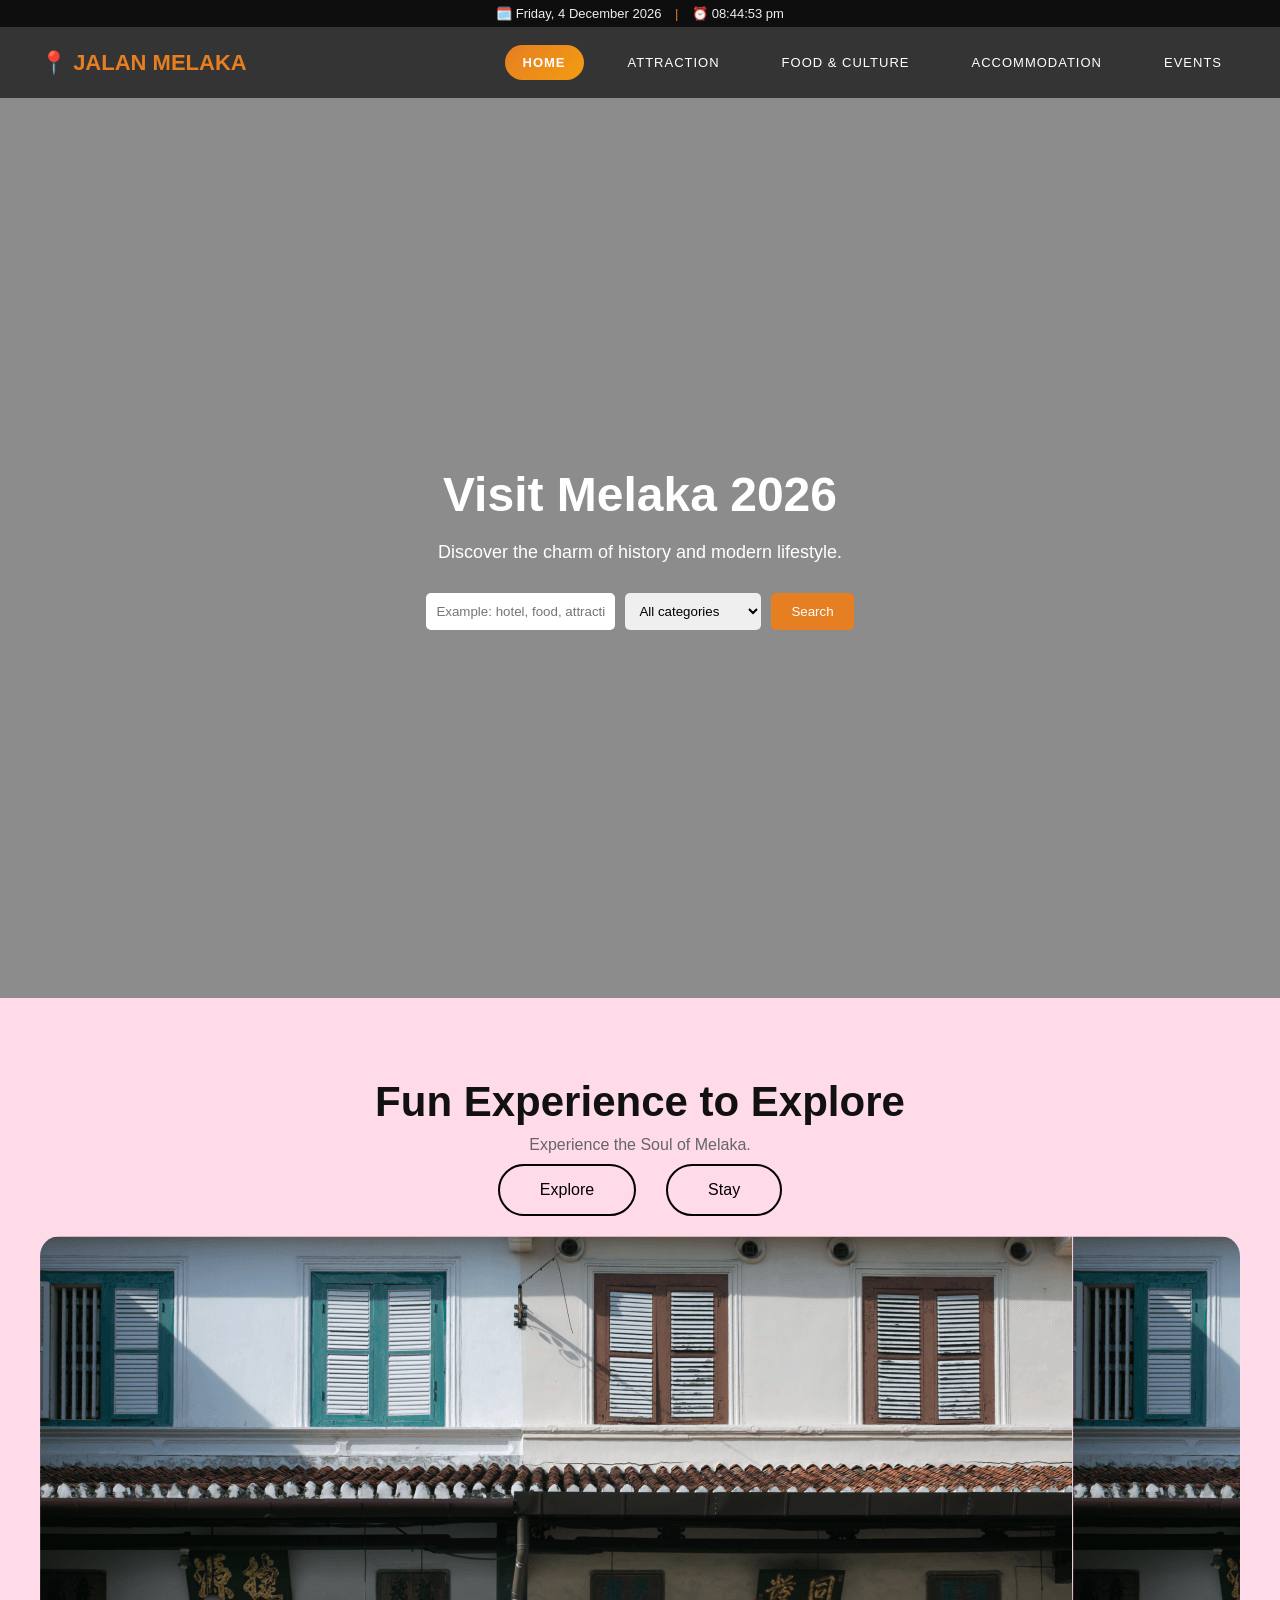
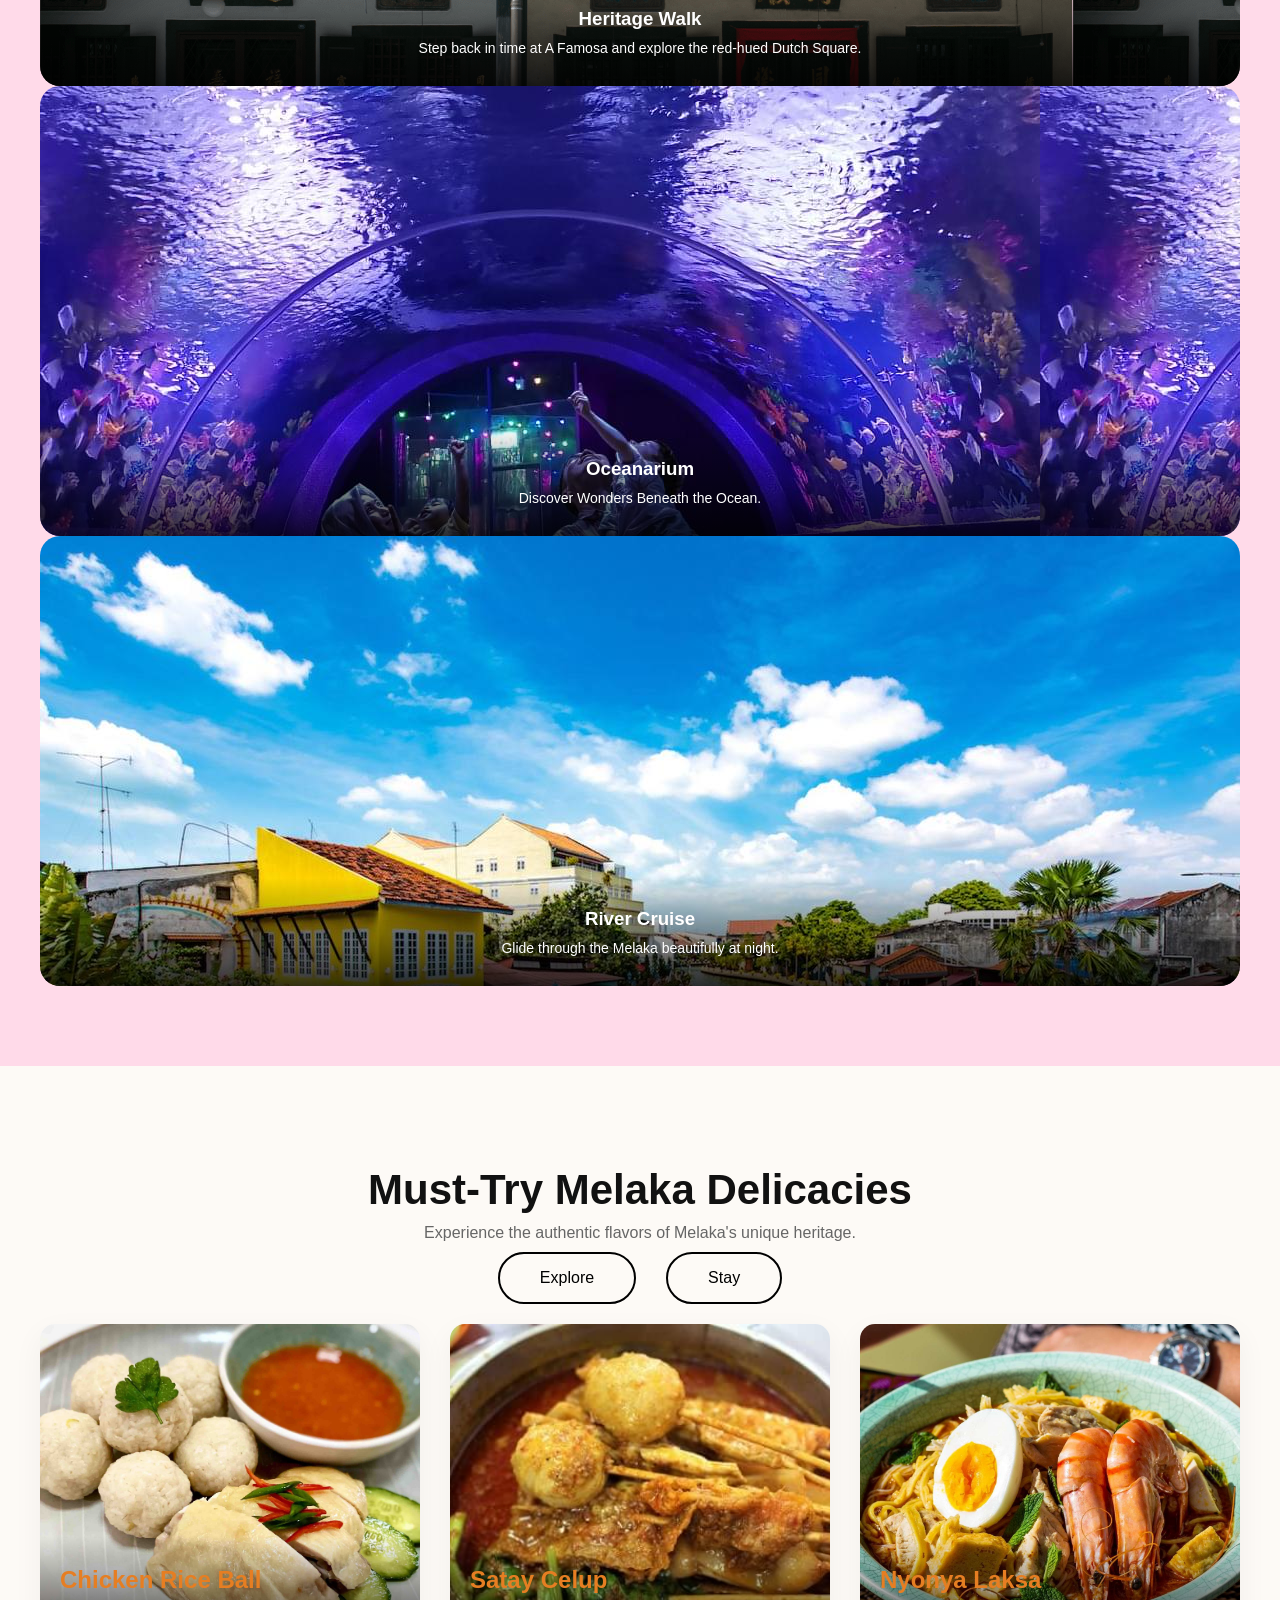
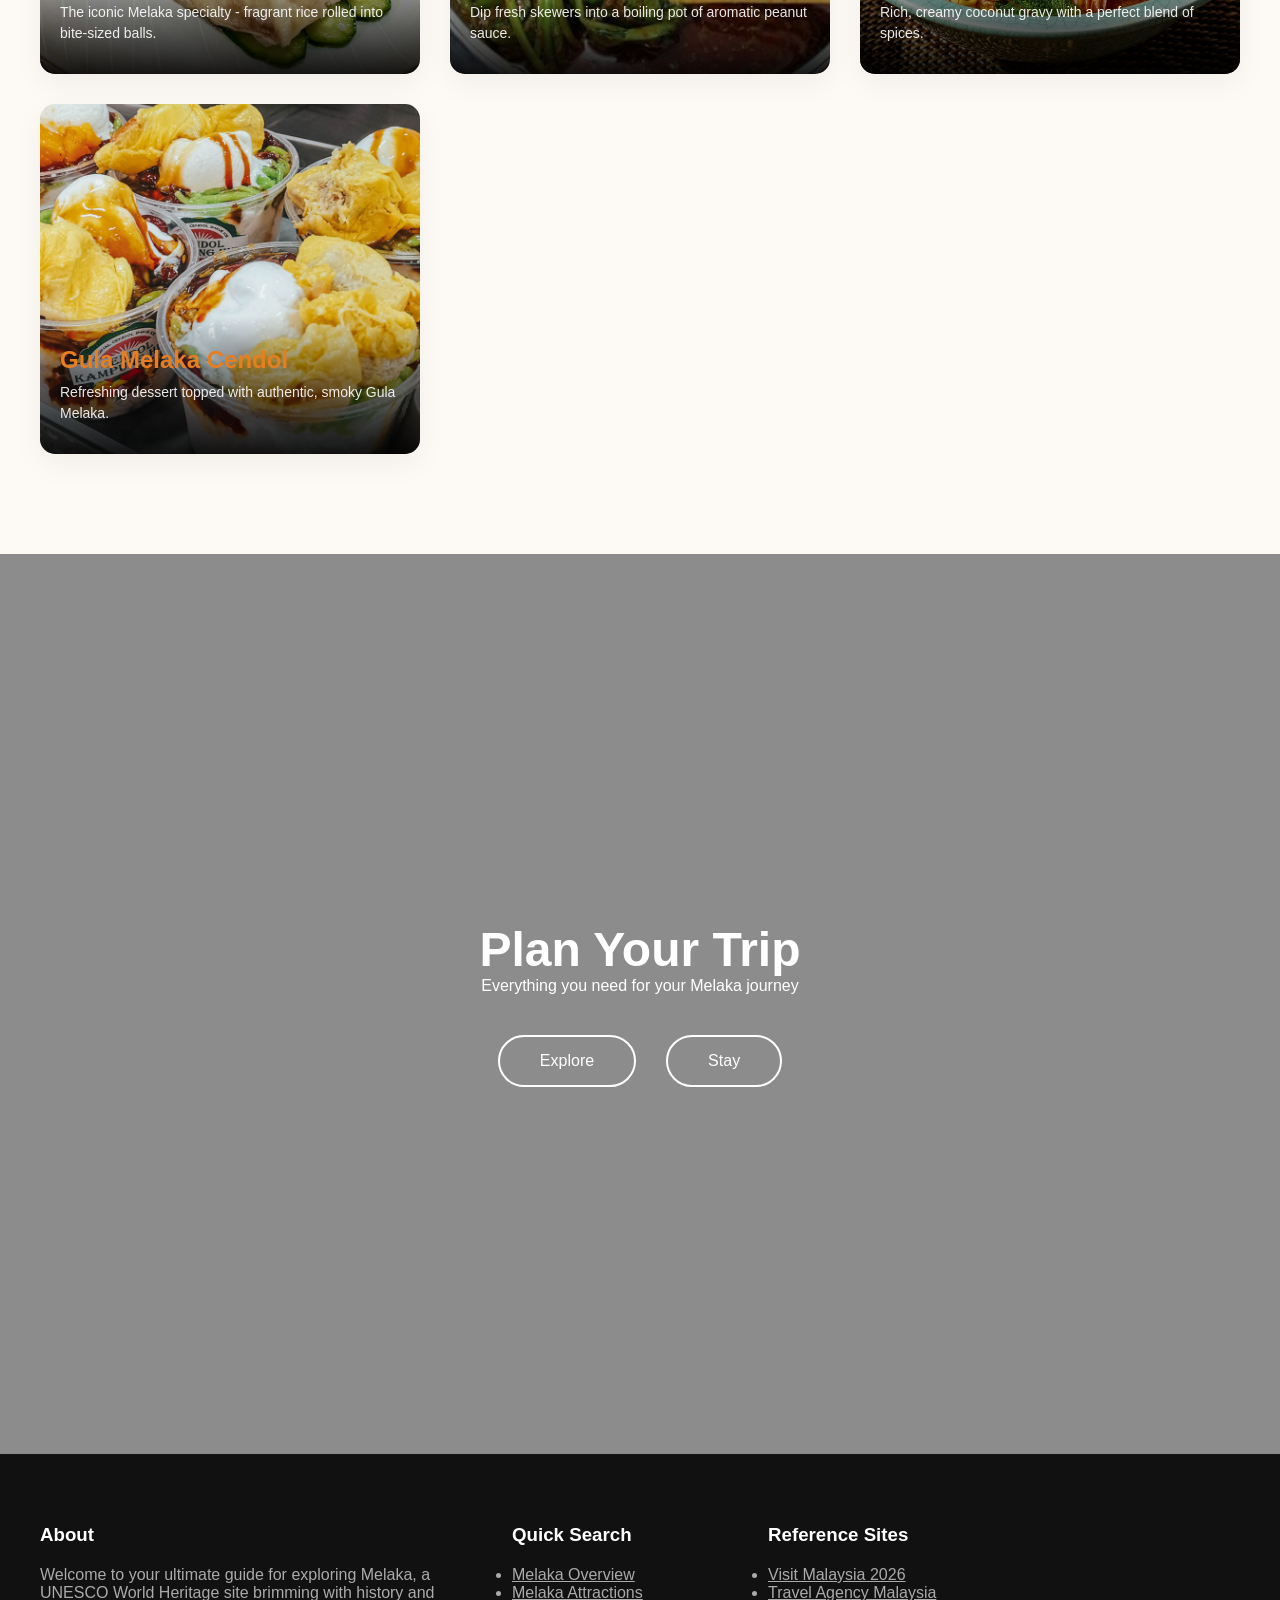
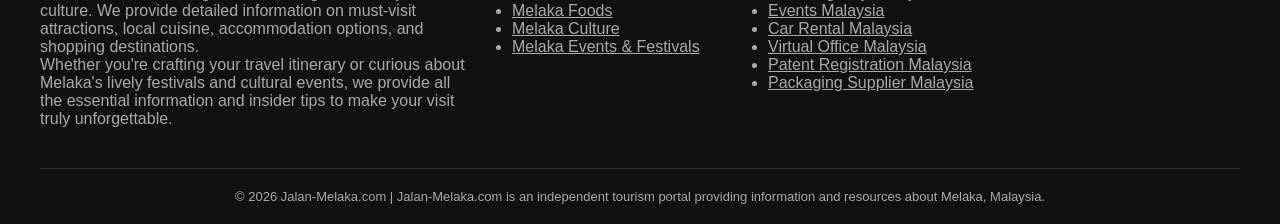
<file: index.html>
<!DOCTYPE html>
<html lang="ms">
<head>
    <meta charset="UTF-8">
    <meta name="viewport" content="width=device-width, initial-scale=1.0">
    <title>Visit Melaka 2026</title>
    <link rel="stylesheet" href="homepage.css">
</head>

<body>


<header class="header">
    <div class="top-info">
    🗓️ <span id="date"></span>
    <span class="divider">|</span>
    ⏰ <span id="time"></span>
</div>
    <div class="header-container">

        <div class="logo">
            📍 <span>JALAN MELAKA</span>
        </div>

        <nav class="navbar">
            <a href="index.html" class="active">HOME</a>
            <a href="attraction.html">ATTRACTION</a>
            <a href="food.html">FOOD & CULTURE</a>
            <a href="accommodation.html">ACCOMMODATION</a>
            <a href="event.html">EVENTS</a>
        </nav>

    </div>
</header>

<!-- HERO (ANIMATED BACKGROUND) -->
<section class="hero-animated">
    <div class="hero-content">
        <h1>Visit Melaka 2026</h1>
        <p>Discover the charm of history and modern lifestyle.</p>

        <div class="search-container">
    <input type="text" id="searchInput" placeholder="Example: hotel, food, attraction">
    <select id="categorySelect">
        <option value="all">All categories</option>
        <option value="attractions">Attractions</option>
        <option value="food">Food & Culture</option>
        <option value="accommodation">Accommodation</option>
        <option value="events">Events</option>
    </select>
    <button onclick="handleSearch()">Search</button>
</div>

</section>

<div class="story">

    <!-- EXPERIENCES (3 KOTAK SEBELAH-SEBELAH) -->
    <section class="exp-section">
         <h2 class="exp-title">Fun Experience to Explore</h2>
        <p class="exp-subtitle">Experience the Soul of Melaka.</p>
        <div class="butang">
            <a href="attraction.html">Explore</a>
            <a href="#">Stay</a>
        </div>
    <div class="exp heritage reveal">
        <div class="exp-content">
            <h3>Heritage Walk</h3>
            <p>Step back in time at A Famosa and explore the red-hued Dutch Square.</p>
        </div>
    </div>

    <div class="exp ocean reveal">
        <div class="exp-content">
            <h3>Oceanarium</h3>
            <p>Discover Wonders Beneath the Ocean.</p>
        </div>
    </div>

    <div class="exp cruise reveal">
        <div class="exp-content">
            <h3>River Cruise</h3>
            <p>Glide through the Melaka beautifully at night.</p>
        </div>
    </div>
</section>

    <section class="food-section">
    <div class="food-container">
        <h2 class="food-title">Must-Try Melaka Delicacies</h2>
        <p class="food-subtitle">Experience the authentic flavors of Melaka's unique heritage.</p>
        <div class="butang">
           <a href="food.html">Explore</a>
            <a href="#">Stay</a>
        </div>
        <div class="food-grid">
            <div class="food-card">
                <div class="food-image" style="background-image: url('chicken-rice.jpg');"></div>
                <div class="food-info">
                    <h3>Chicken Rice Ball</h3>
                    <p>The iconic Melaka specialty - fragrant rice rolled into bite-sized balls.</p>
                </div>
            </div>

            <div class="food-card">
                <div class="food-image" style="background-image: url('satay-celup.jpg');"></div>
                <div class="food-info">
                    <h3>Satay Celup</h3>
                    <p>Dip fresh skewers into a boiling pot of aromatic peanut sauce.</p>
                </div>
            </div>

            <div class="food-card">
                <div class="food-image" style="background-image: url('nyonya-laksa.jpeg');"></div>
                <div class="food-info">
                    <h3>Nyonya Laksa</h3>
                    <p>Rich, creamy coconut gravy with a perfect blend of spices.</p>
                </div>
            </div>

            <div class="food-card">
                <div class="food-image" style="background-image: url('cendol.jpg');"></div>
                <div class="food-info">
                    <h3>Gula Melaka Cendol</h3>
                    <p>Refreshing dessert topped with authentic, smoky Gula Melaka.</p>
                </div>
            </div>
        </div>
    </div>
</section>

    <section class="story-section plan-trip">
    <video class="bg-video" autoplay muted loop>
        <source src="melaka.mp4" type="video/mp4">
    </video>
    <div class="overlay"></div>
    <div class="content">
        <h2>Plan Your Trip</h2>
        <p>Everything you need for your Melaka journey</p>
        <div class="plan-buttons">
            <a href="accommodation.html">Explore</a>
            <a href="#">Stay</a>
        </div>
    </div>
</section>


<footer class="footer">
    <div class="footer-container">

        <div class="footer-col about">
            <h3>About</h3>
            <p>
                Welcome to your ultimate guide for exploring Melaka, a UNESCO World Heritage site
                brimming with history and culture. We provide detailed information on must-visit
                attractions, local cuisine, accommodation options, and shopping destinations.
            </p>
            <p>
                Whether you're crafting your travel itinerary or curious about Melaka's lively
                festivals and cultural events, we provide all the essential information and
                insider tips to make your visit truly unforgettable.
            </p>
        </div>

        <div class="footer-col">
            <h3>Quick Search</h3>
            <ul>
                <li><a href="index.html">Melaka Overview</a></li>
                <li><a href="attraction.html">Melaka Attractions</a></li>
                <li><a href="food.html">Melaka Foods</a></li>
                <li><a href="accommodation.html">Melaka Culture</a></li>
                <li><a href="event.html">Melaka Events & Festivals</a></li>
            </ul>
        </div>

        <div class="footer-col">
            <h3>Reference Sites</h3>
            <ul>
                <li><a href="https://rai.malaysia.gov.my/visit">Visit Malaysia 2026</a></li>
                <li><a href="https://www.ibctours.com">Travel Agency Malaysia</a></li>
                <li><a href="https://www.eventbrite.com/d/malaysia/events/">Events Malaysia</a></li>
                <li><a href="https://www.avis.com.my">Car Rental Malaysia</a></li>
                <li><a href="https://incube-8.com/virtual-office/?gad_source=1&gad_campaignid=15230503914&gbraid=0AAAAACihWga1Zs9yLBPYpVB9X_hrl2Cz9&gclid=EAIaIQobChMI_fj_g-uNkgMVl34PAh03Ii0bEAAYASAAEgJbZfD_BwE">Virtual Office Malaysia</a></li>
                <li><a href="https://www.myipo.gov.my">Patent Registration Malaysia</a></li>
                <li><a href="https://www.sumkoka.com/bagasse-container-manufacturer.html?utm_campaign=餐盒B端词-bagasse-02&utm_content=B端词-25.12.16&utm_term=bagasse+container+factory&gad_source=1&gad_campaignid=23371843894&gbraid=0AAAAAouzwTLk6c0DsCQ9jKtdN_qCwv2at&gclid=EAIaIQobChMIyrW1oeuNkgMVrewWBR3tkivCEAAYASAAEgKGKfD_BwE">Packaging Supplier Malaysia</a></li>
            </ul>
        </div>

    </div>

    <div class="footer-bottom">
        <p>
            © 2026 Jalan-Melaka.com | Jalan-Melaka.com is an independent tourism portal
            providing information and resources about Melaka, Malaysia.
        </p>
    </div>
</footer>

<script>
function updateDateTime() {
    const now = new Date();

    const dateOptions = {
        weekday: 'long',
        year: 'numeric',
        month: 'long',
        day: 'numeric'
    };

    const timeOptions = {
        hour: '2-digit',
        minute: '2-digit',
        second: '2-digit'
    };

    document.getElementById("date").textContent =
        now.toLocaleDateString('en-MY', dateOptions);

    document.getElementById("time").textContent =
        now.toLocaleTimeString('en-MY', timeOptions);
}

updateDateTime();
setInterval(updateDateTime, 1000);
</script>

<script>
let lastScrollTop = 0;
const topInfo = document.querySelector('.top-info');

window.addEventListener('scroll', () => {
    let scrollTop = window.pageYOffset || document.documentElement.scrollTop;

    if (scrollTop > lastScrollTop && scrollTop > 80) {
        // scroll down → hide
        topInfo.classList.add('hide');
    } else {
        // scroll up → show
        topInfo.classList.remove('hide');
    }

    lastScrollTop = scrollTop;
});
</script>

<script>
const reveals = document.querySelectorAll(".reveal");

const observer = new IntersectionObserver(entries => {
    entries.forEach(entry => {
        if (entry.isIntersecting) {
            entry.target.classList.add("active");
        }
    });
}, {
    threshold: 0.25
});

reveals.forEach(reveal => observer.observe(reveal));
</script>

<script>
document.addEventListener("DOMContentLoaded", function() {
    const observerOptions = {
        threshold: 0.15 // Akan muncul bila 15% bahagian kotak masuk skrin
    };

    const observer = new IntersectionObserver((entries) => {
        entries.forEach(entry => {
            if (entry.isIntersecting) {
                entry.target.classList.add("active");
                // Berhenti memerhati selepas elemen muncul
                observer.unobserve(entry.target);
            }
        });
    }, observerOptions);

    // Cari semua elemen dengan kelas .reveal
    const elements = document.querySelectorAll(".reveal");
    elements.forEach(el => observer.observe(el));
});
</script>

<script>
function handleSearch() {
    const keyword = document.getElementById("searchInput").value.toLowerCase();
    const category = document.getElementById("categorySelect").value;

    if (!keyword && category === "all") {
        alert("Please enter a keyword or select a category");
        return;
    }

    // Redirect ikut kategori
    if (category === "attractions") {
        window.location.href = "attraction.html";
    } else if (category === "food") {
        window.location.href = "food.html";
    } else if (category === "accommodation") {
        window.location.href = "accommodation.html";
    } else if (category === "events") {
        window.location.href = "event.html";
    } else {
        // fallback ikut keyword
        if (keyword.includes("food")) {
            window.location.href = "food.html";
        } else if (keyword.includes("hotel")) {
            window.location.href = "accommodation.html";
        } else if (keyword.includes("event")) {
            window.location.href = "event.html";
        } else {
            window.location.href = "attraction.html";
        }
    }
}
</script>



</body>
</html>
</file>
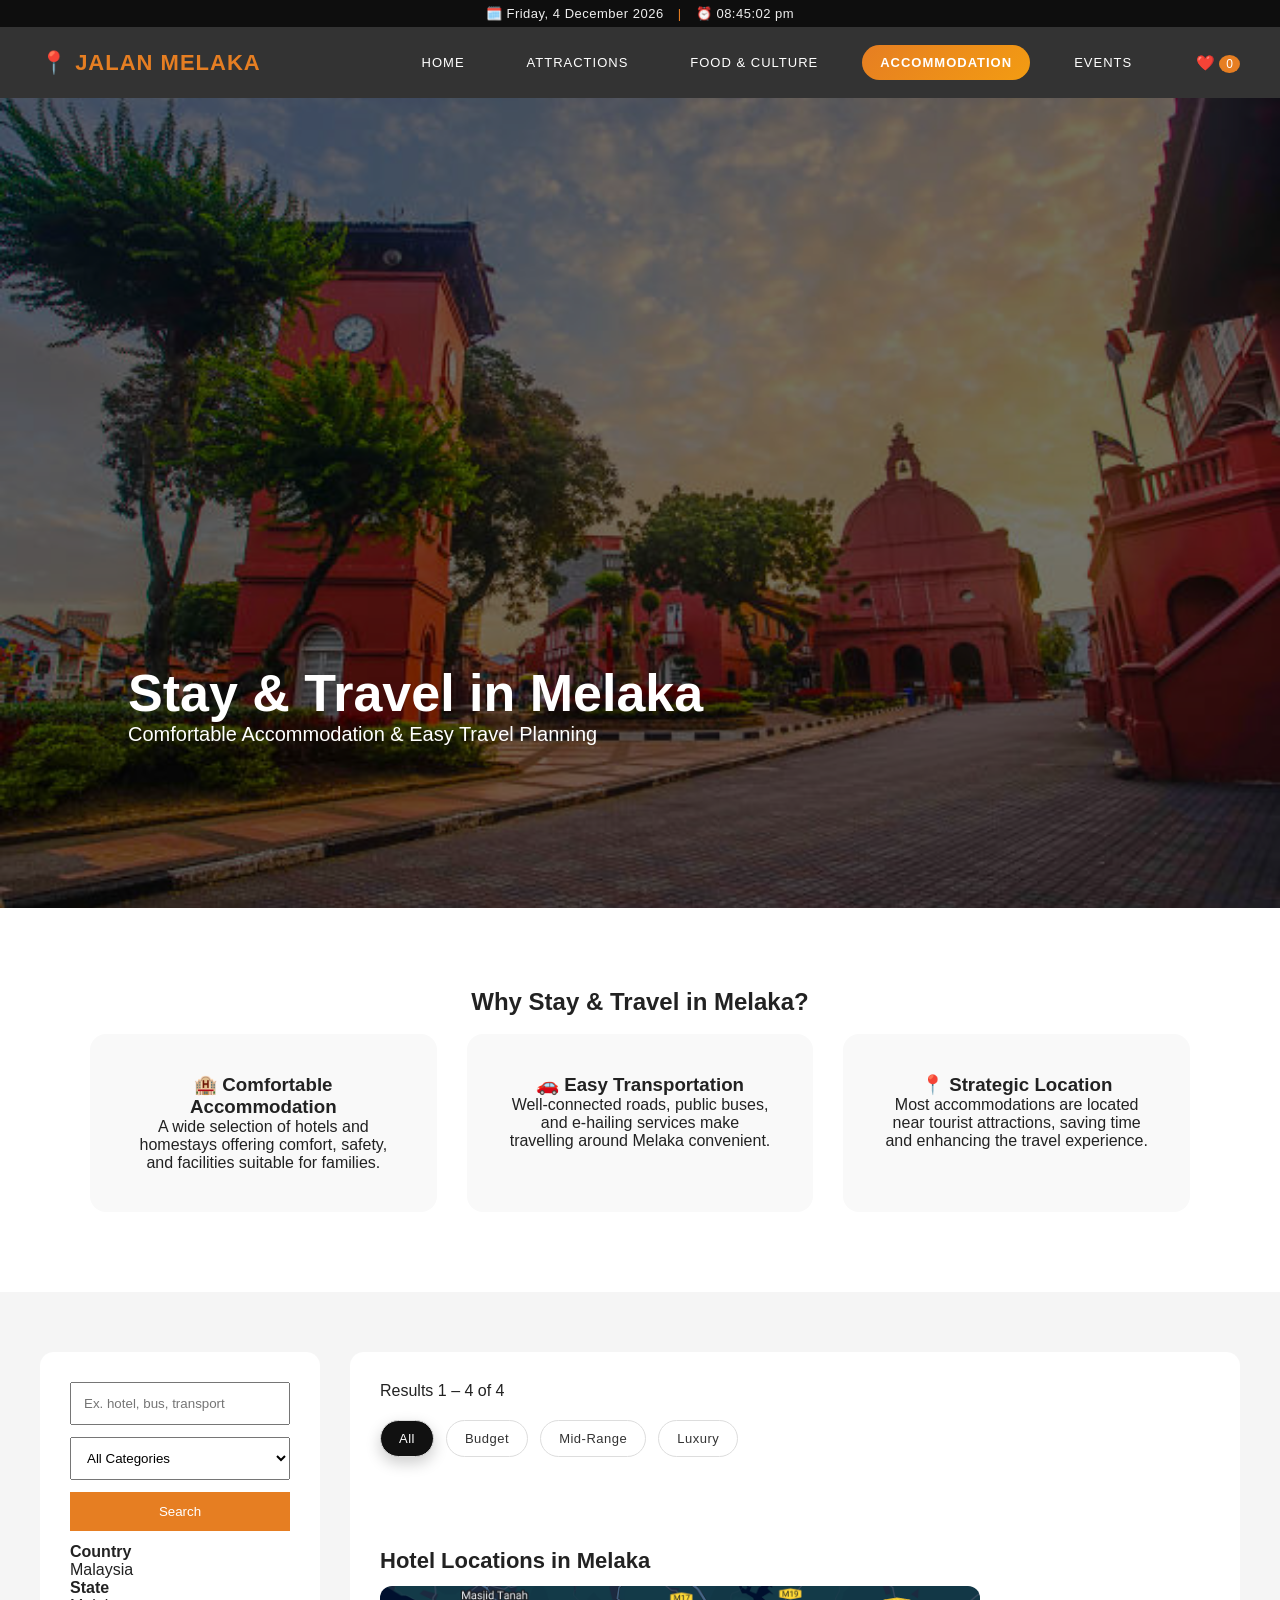
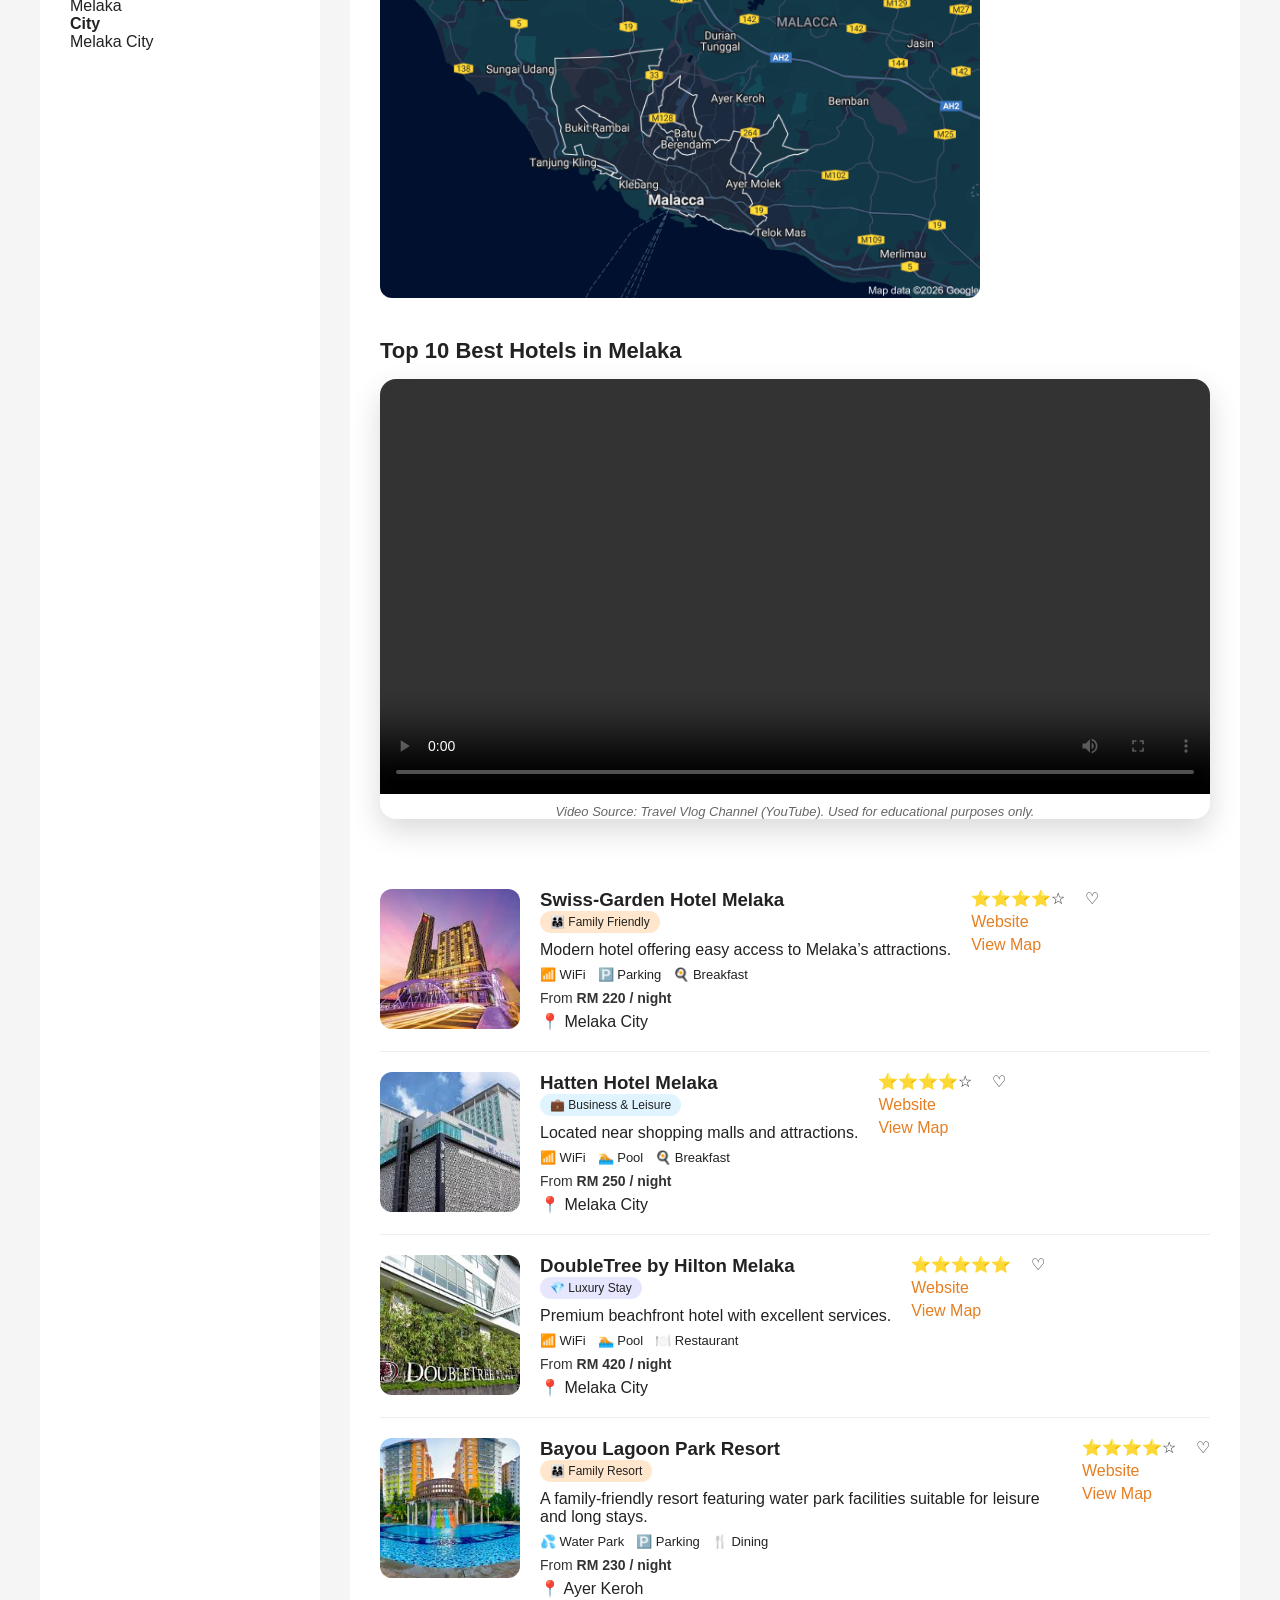
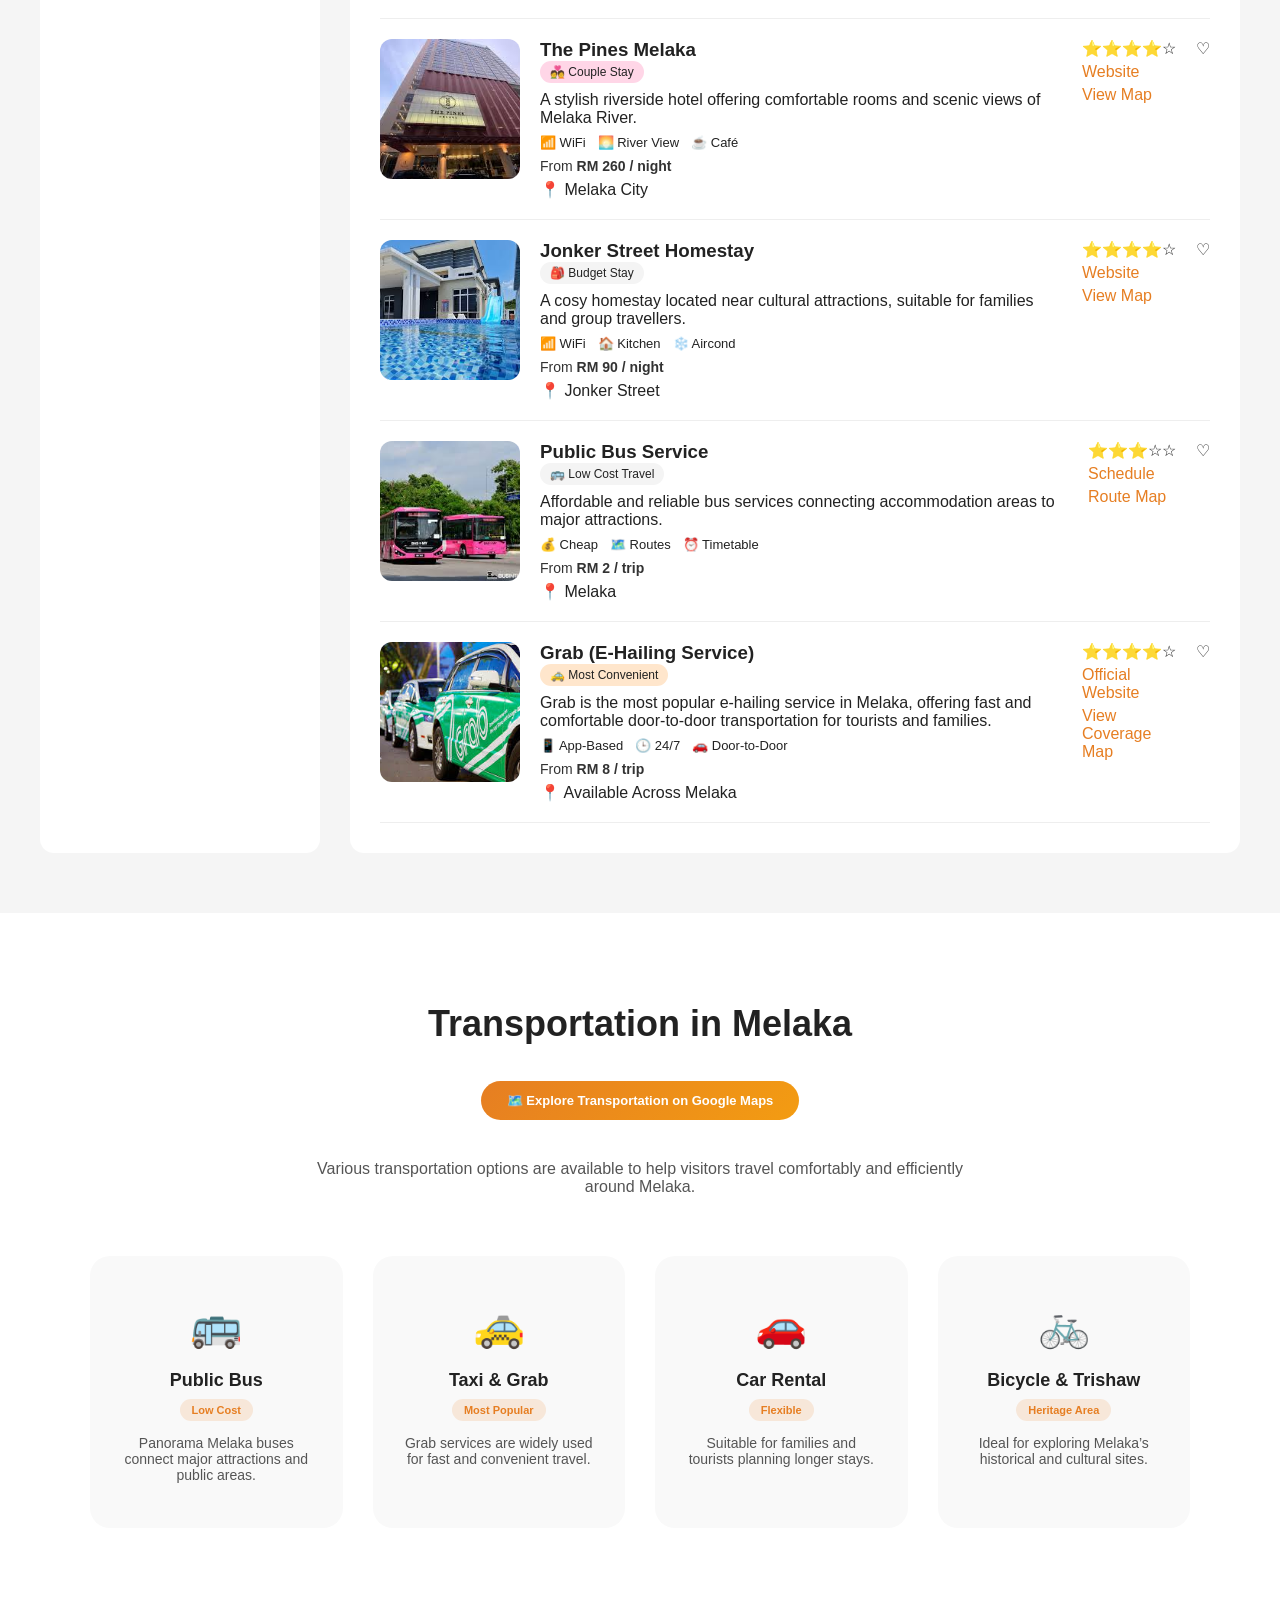
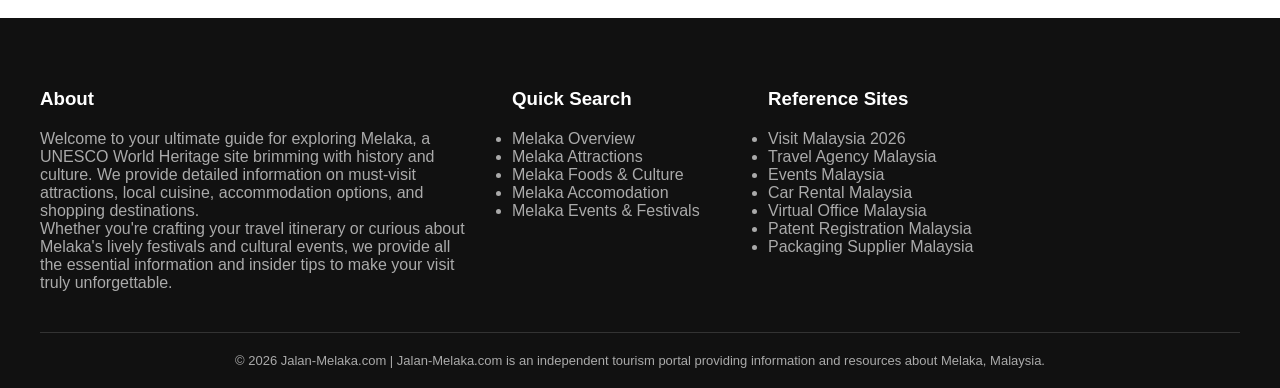
<file: accommodation.html>
<!DOCTYPE html>
<html lang="en">
<head>
    <meta charset="UTF-8">
    <title>Melaka Tourism – Accommodation & Travel Info</title>
    <link rel="stylesheet" href="mystyle.css">
</head>
<body>

    <div id="toast" class="toast">Added to wishlist ❤️</div>

<header class="header">
<div class="top-info">
    🗓️ <span id="date"></span>
    <span class="divider">|</span>
    ⏰ <span id="time"></span>
</div>

    <div class="header-container">

        <div class="logo">
            📍 <span>JALAN MELAKA</span>
        </div>

        <nav class="navbar">
            <a href="index.html">Home</a>
            <a href="attraction.html">Attractions</a>
            <a href="food.html">Food & Culture</a>
            <a href="accommodation.html" class="active">Accommodation</a>
            <a href="event.html">Events</a>
            
             <!-- Wishlist Counter -->
    <span class="wishlist-counter">
        ❤️ <span id="wishlistCount">0</span>
    </span>
        </nav>

    </div>
</header>

<!-- HERO -->
<section class="hero-slider">
    <div class="slides active" style="background-image:url('melakabg.jpg');">
        <div class="hero-content">
            <h1>Stay & Travel in Melaka</h1>
            <p>Comfortable Accommodation & Easy Travel Planning</p>
        </div>
    </div>

    <div class="slides" style="background-image:url('homestay.jpg');">
        <div class="hero-content">
            <h1>Family-Friendly Stays</h1>
            <p>Hotels, Homestays & Resorts Near Attractions</p>
        </div>
    </div>

    <div class="slides" style="background-image:url('transport.jpg');">
        <div class="hero-content">
            <h1>Easy Transportation</h1>
            <p>Accessible Routes for a Stress-Free Journey</p>
        </div>
    </div>
</section>

<!-- EXPERIENCE -->
<section class="experience">
    <h2>Why Stay & Travel in Melaka?</h2><br>

    <div class="experience-grid">
        <div class="exp-card">
            <h3>🏨 Comfortable Accommodation</h3>
            <p>
                A wide selection of hotels and homestays offering comfort,
                safety, and facilities suitable for families.
            </p>
        </div>

        <div class="exp-card">
            <h3>🚗 Easy Transportation</h3>
            <p>
                Well-connected roads, public buses, and e-hailing services
                make travelling around Melaka convenient.
            </p>
        </div>

        <div class="exp-card">
            <h3>📍 Strategic Location</h3>
            <p>
                Most accommodations are located near tourist attractions,
                saving time and enhancing the travel experience.
            </p>
        </div>
    </div>
</section>

<!-- MAIN -->
<div class="container">

    <!-- SIDEBAR -->
    <aside class="sidebar">
        <div class="search-box">
            <input type="text" placeholder="Ex. hotel, bus, transport">
            <select>
                <option>All Categories</option>
                <option>Hotels & Resorts</option>
                <option>Homestays</option>
                <option>Public Transport</option>
                <option>Travel Tips</option>
            </select>
            <button>Search</button>
        </div>

        <div class="filter">
            <h4>Country</h4>
            <p>Malaysia</p>

            <h4>State</h4>
            <p>Melaka</p>

            <h4>City</h4>
            <p>Melaka City</p>
        </div>
    </aside>

    <!-- CONTENT -->
    <main class="content">
        <p class="result-count">Results 1 – 4 of 4</p>

        <!-- PRICE FILTER -->
<div class="price-filter">
    <button data-filter="all" class="active">All</button>
    <button data-filter="budget">Budget</button>
    <button data-filter="mid">Mid-Range</button>
    <button data-filter="luxury">Luxury</button>
</div>

<div class="filter-notification" id="filterNote">
    Showing: All Products
</div>

<!-- IMAGE MAP -->
<h2 class="map-title">Hotel Locations in Melaka</h2>

<img src="melakamap.png"
     alt="Map showing hotel locations in Melaka"
     usemap="#melakaMap"
     class="image-map">

     <map name="melakaMap">
    <area shape="circle" coords="300,200,20"
          href="https://www.google.com/maps/place/Swiss-Garden+Hotel+Melaka"
          target="_blank"
          alt="Swiss-Garden Hotel Melaka">

    <area shape="circle" coords="350,250,20"
          href="https://www.google.com/maps/place/Hatten+Hotel+Melaka"
          target="_blank"
          alt="Hatten Hotel Melaka">

    <area shape="circle" coords="400,220,20"
          href="https://www.google.com/maps/place/DoubleTree+by+Hilton+Melaka"
          target="_blank"
          alt="DoubleTree by Hilton Melaka">
</map>

     <!-- ACCOMMODATION VIDEO -->
<h2 class="video-title">Top 10 Best Hotels in Melaka</h2>

<figure class="video-wrapper">
    <video controls>
        <source src="top10.mp4" type="video/mp4">
        Your browser does not support the video tag.
    </video>

    <figcaption class="video-caption">
        Video Source: Travel Vlog Channel (YouTube).  
        Used for educational purposes only.
    </figcaption>
</figure>

  <!-- ================= ACCOMMODATION CARDS ================= -->
    <div class="card" data-price="mid">
        <img src="swissgarden.jpeg" alt="Swiss-Garden Hotel Melaka">
        <div class="card-info">
            <h3>Swiss-Garden Hotel Melaka</h3>
            <div class="best-for family">👨‍👩‍👧 Family Friendly</div>
            <p>Modern hotel offering easy access to Melaka’s attractions.</p>
            <div class="amenities">
                <span>📶 WiFi</span><span>🅿️ Parking</span><span>🍳 Breakfast</span>
            </div>
            <div class="price">From <strong>RM 220 / night</strong></div>
            <span class="location">📍 Melaka City</span>
        </div>
        <div class="card-actions">
            ⭐⭐⭐⭐☆
            <a href="https://www.swissgarden.com/hotel-melaka/?utm_source=glopss&utm_medium=affiliate&utm_campaign=campaign&transaction_id=CjwKCAiAybfLBhAjEiwAI0mBBkEeQVaPKOLyC_ZMdy8gCW53jxbg_kr6p8A4uEN2knx8Mhlky2E2YxoCJ1sQAvD_BwE&gad_source=1&gad_campaignid=7865962760&gbraid=0AAAAADhBcW-8m5Wn4-IxIJoufAtdoHANj&gclid=CjwKCAiAybfLBhAjEiwAI0mBBkEeQVaPKOLyC_ZMdy8gCW53jxbg_kr6p8A4uEN2knx8Mhlky2E2YxoCJ1sQAvD_BwE" target="_blank">Website</a>
            <a href="https://maps.app.goo.gl/iVH1Qi9DFB3QcTtBA" target="_blank">View Map</a>
        </div>
        <div class="wishlist">
    <span class="heart" data-liked="false">♡</span>
</div>
    </div>

<div class="card" data-price="mid">
        <img src="hatten.jpeg" alt="Hatten Hotel Melaka">
        <div class="card-info">
            <h3>Hatten Hotel Melaka</h3>
            <div class="best-for business">💼 Business & Leisure</div>
            <p>Located near shopping malls and attractions.</p>
            <div class="amenities">
                <span>📶 WiFi</span><span>🏊 Pool</span><span>🍳 Breakfast</span>
            </div>
            <div class="price">From <strong>RM 250 / night</strong></div>
            <span class="location">📍 Melaka City</span>
        </div>
        <div class="card-actions">
            ⭐⭐⭐⭐☆
            <a href="https://www.hattenhotelmelaka.com/" target="_blank">Website</a>
            <a href="https://maps.app.goo.gl/CRaNhDQs3w4Nae1T8" target="_blank">View Map</a>
        </div>
        <div class="wishlist">
    <span class="heart" data-liked="false">♡</span>
</div>
    </div>

 <!-- DoubleTree -->
    <div class="card" data-price="luxury">
        <img src="doubletree.jpeg" alt="DoubleTree by Hilton Melaka">
        <div class="card-info">
            <h3>DoubleTree by Hilton Melaka</h3>
            <div class="best-for luxury">💎 Luxury Stay</div>
            <p>Premium beachfront hotel with excellent services.</p>
            <div class="amenities">
                <span>📶 WiFi</span><span>🏊 Pool</span><span>🍽️ Restaurant</span>
            </div>
            <div class="price">From <strong>RM 420 / night</strong></div>
            <span class="location">📍 Melaka City</span>
        </div>
        <div class="card-actions">
            ⭐⭐⭐⭐⭐
            <a href="https://www.hilton.com/en/hotels/mkzdtci-doubletree-melaka/" target="_blank">Website</a>
            <a href="https://maps.app.goo.gl/vLJ5AJpsRoXmc2dd8" target="_blank">View Map</a>
        </div>
        <div class="wishlist">
    <span class="heart" data-liked="false">♡</span>
</div>
    </div>

<div class="card" data-price="mid">
    <img src="bayou.jpeg" alt="Bayou Lagoon Park Resort">

    <div class="card-info">
        <h3>Bayou Lagoon Park Resort</h3>

        <div class="best-for family">👨‍👩‍👧 Family Resort</div>

        <p>
            A family-friendly resort featuring water park facilities
            suitable for leisure and long stays.
        </p>

        <div class="amenities">
            <span>💦 Water Park</span>
            <span>🅿️ Parking</span>
            <span>🍴 Dining</span>
        </div>

        <div class="price">From <strong>RM 230 / night</strong></div>

        <span class="location">📍 Ayer Keroh</span>
    </div>

    <div class="card-actions">
        ⭐⭐⭐⭐☆
        <a href="https://www.bayoulagoon.com.my/" target="_blank">Website</a>
        <a href="https://maps.app.goo.gl/ApJjjWNfisQPpmmeA" target="_blank">View Map</a>
    </div>
    <div class="wishlist">
    <span class="heart" data-liked="false">♡</span>
</div>
    </div>


<div class="card" data-price="mid">
    <img src="pines.jpeg" alt="The Pines Melaka">

    <div class="card-info">
        <h3>The Pines Melaka</h3>

        <div class="best-for couple">💑 Couple Stay</div>

        <p>
            A stylish riverside hotel offering comfortable rooms
            and scenic views of Melaka River.
        </p>

        <div class="amenities">
            <span>📶 WiFi</span>
            <span>🌅 River View</span>
            <span>☕ Café</span>
        </div>

        <div class="price">From <strong>RM 260 / night</strong></div>

        <span class="location">📍 Melaka City</span>
    </div>

    <div class="card-actions">
        ⭐⭐⭐⭐☆
        <a href="https://www.thepinesmelaka.com/" target="_blank">Website</a>
        <a href="https://maps.app.goo.gl/iLXJjhweqrWuaHnk6" target="_blank">View Map</a>
    </div>
    <div class="wishlist">
    <span class="heart" data-liked="false">♡</span>
</div>
</div>



    <div class="card" data-price="budget">
    <img src="homestay.jpeg" alt="Jonker Street Homestay">

    <div class="card-info">
        <h3>Jonker Street Homestay</h3>

        <div class="best-for backpacker">🎒 Budget Stay</div>

        <p>
            A cosy homestay located near cultural attractions,
            suitable for families and group travellers.
        </p>

        <div class="amenities">
            <span>📶 WiFi</span>
            <span>🏠 Kitchen</span>
            <span>❄️ Aircond</span>
        </div>

        <div class="price">From <strong>RM 90 / night</strong></div>

        <span class="location">📍 Jonker Street</span>
    </div>

    <div class="card-actions">
        ⭐⭐⭐⭐☆
        <a href="#">Website</a>
        <a href="https://maps.app.goo.gl/vZfxzJcasahWP8x56">View Map</a>
    </div>
    <div class="wishlist">
    <span class="heart" data-liked="false">♡</span>
</div>
</div>


      <div class="card" data-price="budget">
    <img src="publicbus.jpeg" alt="Public Bus Service">

    <div class="card-info">
        <h3>Public Bus Service</h3>

        <div class="best-for backpacker">🚌 Low Cost Travel</div>

        <p>
            Affordable and reliable bus services connecting
            accommodation areas to major attractions.
        </p>

        <div class="amenities">
            <span>💰 Cheap</span>
            <span>🗺️ Routes</span>
            <span>⏰ Timetable</span>
        </div>

        <div class="price">From <strong>RM 2 / trip</strong></div>

        <span class="location">📍 Melaka</span>
    </div>

    <div class="card-actions">
        ⭐⭐⭐☆☆
        <a href="#">Schedule</a>
        <a href="https://maps.app.goo.gl/3bRxGn6PtujLz4G99">Route Map</a>
    </div>
    <div class="wishlist">
    <span class="heart" data-liked="false">♡</span>
</div>
</div>

<div class="card" data-price="mid">
    <img src="grab.jpeg" alt="Grab E-Hailing Service">

    <div class="card-info">
        <h3>Grab (E-Hailing Service)</h3>

        <div class="best-for family">🚕 Most Convenient</div>

        <p>
            Grab is the most popular e-hailing service in Melaka,
            offering fast and comfortable door-to-door transportation
            for tourists and families.
        </p>

        <div class="amenities">
            <span>📱 App-Based</span>
            <span>🕒 24/7</span>
            <span>🚗 Door-to-Door</span>
        </div>

        <div class="price">
            From <strong>RM 8 / trip</strong>
        </div>

        <span class="location">📍 Available Across Melaka</span>
    </div>

    <div class="card-actions">
        ⭐⭐⭐⭐☆
        <a href="https://www.grab.com/my/" target="_blank">Official Website</a>
        <a href="https://www.grab.com/my/" target="_blank">View Coverage Map</a>
    </div>
    <div class="wishlist">
    <span class="heart" data-liked="false">♡</span>
</div>
</div>

    </main>
</div>

<section class="transportation">
    <h2>Transportation in Melaka</h2>

    <a href="https://www.google.com/maps/search/transportation+in+melaka"
   target="_blank"
   class="transport-map">
   🗺️ Explore Transportation on Google Maps
</a>

    <p class="transport-desc">
        Various transportation options are available to help visitors travel comfortably and efficiently around Melaka.
    </p>

    <div class="transport-grid">

        <div class="transport-card">
            <div class="transport-icon">🚌</div>
            <h3>Public Bus</h3>
            <span class="transport-tag">Low Cost</span>
            <p>Panorama Melaka buses connect major attractions and public areas.</p>
        </div>

        <div class="transport-card">
            <div class="transport-icon">🚕</div>
            <h3>Taxi & Grab</h3>
            <span class="transport-tag">Most Popular</span>
            <p>Grab services are widely used for fast and convenient travel.</p>
        </div>

        <div class="transport-card">
            <div class="transport-icon">🚗</div>
            <h3>Car Rental</h3>
            <span class="transport-tag">Flexible</span>
            <p>Suitable for families and tourists planning longer stays.</p>
        </div>

        <div class="transport-card">
            <div class="transport-icon">🚲</div>
            <h3>Bicycle & Trishaw</h3>
            <span class="transport-tag">Heritage Area</span>
            <p>Ideal for exploring Melaka’s historical and cultural sites.</p>
        </div>

    </div>
</section>

<footer class="footer">
    <div class="footer-container">

        <div class="footer-col about">
            <h3>About</h3>
            <p>
                Welcome to your ultimate guide for exploring Melaka, a UNESCO World Heritage site
                brimming with history and culture. We provide detailed information on must-visit
                attractions, local cuisine, accommodation options, and shopping destinations.
            </p>
            <p>
                Whether you're crafting your travel itinerary or curious about Melaka's lively
                festivals and cultural events, we provide all the essential information and
                insider tips to make your visit truly unforgettable.
            </p>
        </div>

        <div class="footer-col">
            <h3>Quick Search</h3>
            <ul>
                <li><a href="index.html">Melaka Overview</a></li>
                <li><a href="attraction.html">Melaka Attractions</a></li>
                <li><a href="food.html">Melaka Foods & Culture</a></li>
                <li><a href="accommodation.html">Melaka Accomodation</a></li>
                <li><a href="event.html">Melaka Events & Festivals</a></li>
            </ul>
        </div>

        <div class="footer-col">
            <h3>Reference Sites</h3>
            <ul>
                <li><a href="https://rai.malaysia.gov.my/visit">Visit Malaysia 2026</a></li>
                <li><a href="https://www.ibctours.com">Travel Agency Malaysia</a></li>
                <li><a href="https://www.eventbrite.com/d/malaysia/events/">Events Malaysia</a></li>
                <li><a href="https://www.avis.com.my">Car Rental Malaysia</a></li>
                <li><a href="https://incube-8.com/virtual-office/?gad_source=1&gad_campaignid=15230503914&gbraid=0AAAAACihWga1Zs9yLBPYpVB9X_hrl2Cz9&gclid=EAIaIQobChMI_fj_g-uNkgMVl34PAh03Ii0bEAAYASAAEgJbZfD_BwE">Virtual Office Malaysia</a></li>
                <li><a href="https://www.myipo.gov.my">Patent Registration Malaysia</a></li>
                <li><a href="https://www.sumkoka.com/bagasse-container-manufacturer.html?utm_campaign=餐盒B端词-bagasse-02&utm_content=B端词-25.12.16&utm_term=bagasse+container+factory&gad_source=1&gad_campaignid=23371843894&gbraid=0AAAAAouzwTLk6c0DsCQ9jKtdN_qCwv2at&gclid=EAIaIQobChMIyrW1oeuNkgMVrewWBR3tkivCEAAYASAAEgKGKfD_BwE">Packaging Supplier Malaysia</a></li>
            </ul>
        </div>

    </div>

    <div class="footer-bottom">
        <p>
            © 2026 Jalan-Melaka.com | Jalan-Melaka.com is an independent tourism portal
            providing information and resources about Melaka, Malaysia.
        </p>
    </div>
</footer>

<script>
let slides = document.querySelectorAll('.slides');
let index = 0;
setInterval(() => {
    slides[index].classList.remove('active');
    index = (index + 1) % slides.length;
    slides[index].classList.add('active');
}, 4500);
</script>

<script>
function updateDateTime() {
    const now = new Date();

    const dateOptions = {
        weekday: 'long',
        year: 'numeric',
        month: 'long',
        day: 'numeric'
    };

    const timeOptions = {
        hour: '2-digit',
        minute: '2-digit',
        second: '2-digit'
    };

    document.getElementById("date").textContent =
        now.toLocaleDateString('en-MY', dateOptions);

    document.getElementById("time").textContent =
        now.toLocaleTimeString('en-MY', timeOptions);
}

updateDateTime();
setInterval(updateDateTime, 1000);
</script>

<script>
let lastScrollTop = 0;
const topInfo = document.querySelector('.top-info');

window.addEventListener('scroll', () => {
    let scrollTop = window.pageYOffset || document.documentElement.scrollTop;

    if (scrollTop > lastScrollTop && scrollTop > 80) {
        // scroll down → hide
        topInfo.classList.add('hide');
    } else {
        // scroll up → show
        topInfo.classList.remove('hide');
    }

    lastScrollTop = scrollTop;
});
</script>

<script>
const filterButtons = document.querySelectorAll('.price-filter button');
const cards = document.querySelectorAll('.card');

filterButtons.forEach(btn => {
    btn.addEventListener('click', () => {
        filterButtons.forEach(b => b.classList.remove('active'));
        btn.classList.add('active');

        const filter = btn.dataset.filter;

        cards.forEach(card => {
            card.style.display =
                filter === 'all' || card.dataset.price === filter
                ? 'block'
                : 'none';
        });
    });
});
</script>

<script>
const buttons = document.querySelectorAll('.price-filter button');
const note = document.getElementById('filterNote');

buttons.forEach(btn => {
    btn.addEventListener('click', () => {

        // Remove active
        buttons.forEach(b => b.classList.remove('active'));
        btn.classList.add('active');

        // Update notification text
        note.textContent = `Showing: ${btn.textContent}`;

        // Show notification
        note.classList.add('show');

        // Auto hide after 2s
        setTimeout(() => {
            note.classList.remove('show');
        }, 2000);
    });
});
</script>

<script>
const toast = document.getElementById('toast');
const countEl = document.getElementById('wishlistCount');

function showToast(message) {
    toast.textContent = message;
    toast.classList.add('show');

    setTimeout(() => {
        toast.classList.remove('show');
    }, 2000);
}

function updateWishlistCount() {
    const likedItems = document.querySelectorAll('.heart[data-liked="true"]');
    countEl.textContent = likedItems.length;
}

document.querySelectorAll('.heart').forEach(heart => {
    heart.addEventListener('click', () => {
        const liked = heart.getAttribute('data-liked') === 'true';

        heart.setAttribute('data-liked', !liked);
        heart.textContent = liked ? '♡' : '❤️';

        updateWishlistCount();
        showToast(liked ? 'Removed from wishlist 💔' : 'Added to wishlist ❤️');
    });
});
</script>


</body>
</html>
</file>
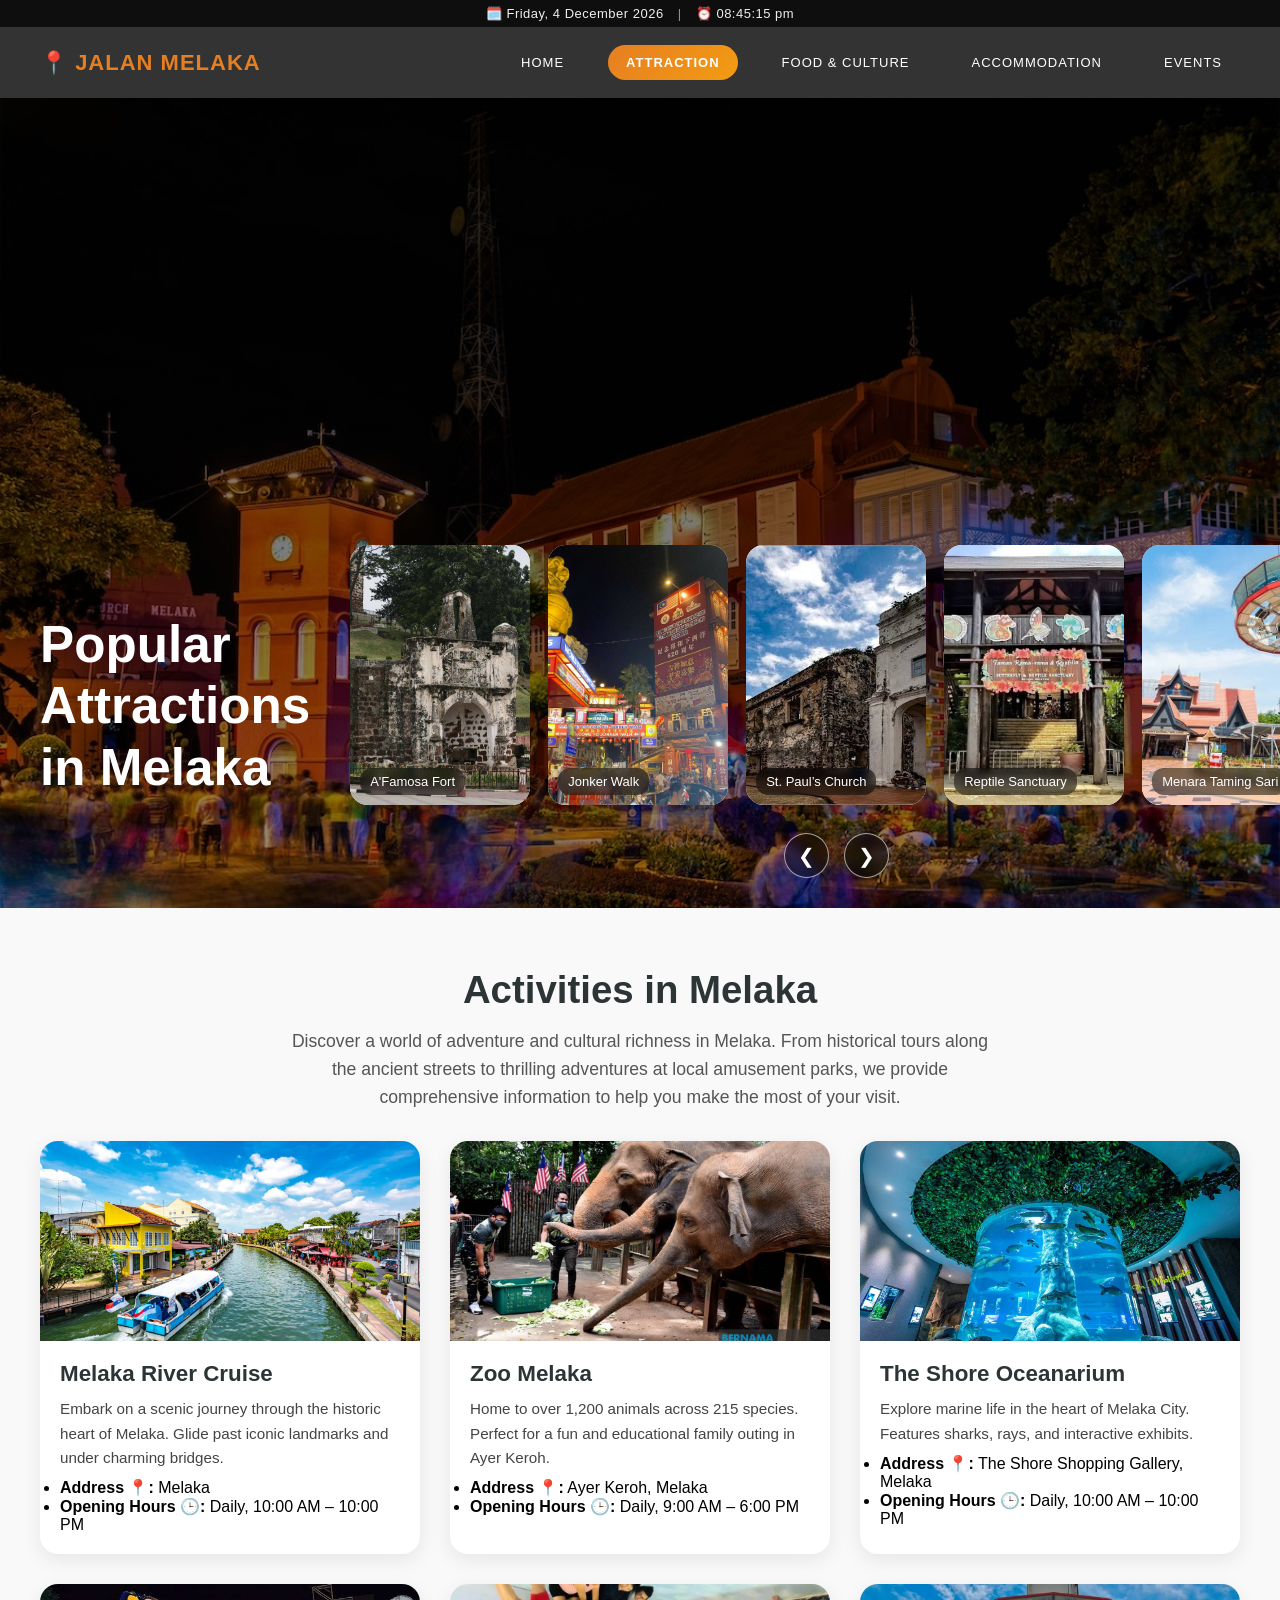
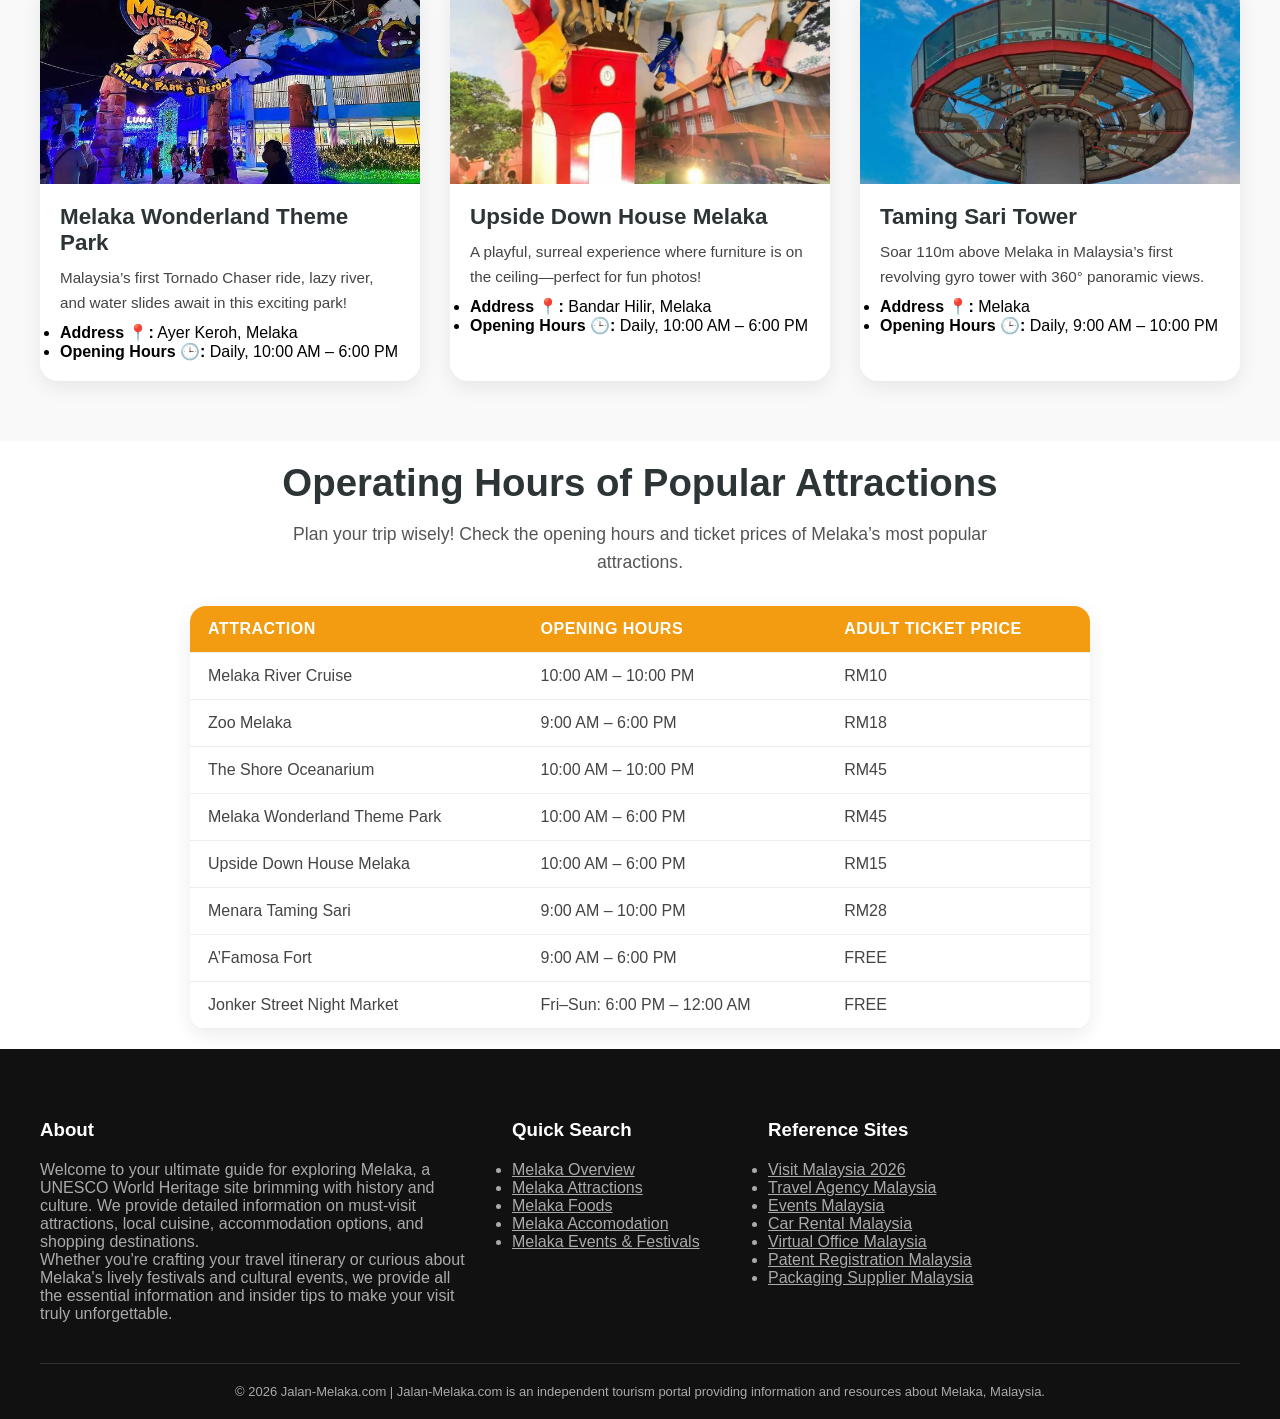
<file: attraction.html>
<!DOCTYPE html>
<html lang="en">
<head>
    <meta charset="UTF-8">
    <meta name="viewport" content="width=device-width, initial-scale=1.0">
    <title>Interesting Places in Melaka</title>
    <link rel="stylesheet" href="attraction.css">
</head>

<body>

<header class="header">

    <!-- TOP INFO -->
    <div class="top-info">
        🗓️ <span id="date"></span>
        <span class="divider">|</span>
        ⏰ <span id="time"></span>
    </div>

    <!-- HEADER FLEX -->
    <div class="header-container">
        <div class="logo">
            📍 <span>JALAN MELAKA</span>
        </div>

        <nav class="navbar">
            <a href="index.html">Home</a>
            <a href="attraction.html" class="active">Attraction</a>
            <a href="food.html">Food & Culture</a>
            <a href="accommodation.html">Accommodation</a>
            <a href="event.html">Events</a>
        </nav>
    </div>

</header>


<section class="top-10-section">
    <h1>Popular Attractions in Melaka</h1>

    <!-- Carousel -->
    <div class="carousel-wrapper">
    <div class="top-10-carousel" id="carousel">
        

    <a href="afamosa.html" class="top-10-item" data-bg="melaka2.jpg">
    <img src="melaka2.jpg" alt="A'Famosa Fort">
    <div class="place-name">A'Famosa Fort</div>
    </a>

    <a href="jonkerwalk.html" class="top-10-item" data-bg="melaka3.jpg">
    <img src="melaka3.jpg" alt="Jonker Walk">
    <div class="place-name">Jonker Walk</div>
    </a>

    <a href="paulchurch.html" class="top-10-item" data-bg="melaka4.jpg">
    <img src="melaka4.jpg" alt="St. Paul’s Church">
    <div class="place-name">St. Paul’s Church</div>
    </a>

    <a href="reptile.html" class="top-10-item" data-bg="melaka5.jpg">
    <img src="melaka5.jpg" alt="Reptile Sanctuary">
    <div class="place-name">Reptile Sanctuary</div>
    </a>

    <a href="tamingsari.html" class="top-10-item" data-bg="melaka6.jpg">
    <img src="melaka6.jpg" alt="Menara Taming Sari">
    <div class="place-name">Menara Taming Sari</div>
    </a>

    <a href="babanyonya.html" class="top-10-item" data-bg="melaka7.jpg">
    <img src="melaka7.jpg" alt="Baba Nyonya Museum">
    <div class="place-name">Baba Nyonya Museum</div>
    </a>

    </div>


    <!-- Navigation Buttons -->
    <div class="carousel-nav">
        <button class="carousel-btn prev">&#10094;</button>
        <button class="carousel-btn next">&#10095;</button>
    </div>

    </div>
</section>



<!-- ====== ACTIVITIES IN MELAKA SECTION ====== -->
<!-- ====== ACTIVITIES IN MELAKA SECTION ====== -->
<section class="activities-section">
    <h2 class="section-title">Activities in Melaka</h2>
    <p class="section-subtitle">
        Discover a world of adventure and cultural richness in Melaka. From historical tours along the ancient streets to thrilling adventures at local amusement parks, we provide comprehensive information to help you make the most of your visit.
    </p>

    <div class="activities-grid">
        <!-- Activity 1: Melaka River Cruise -->
        <div class="activity-card">
            <img src="cruise.jpg" alt="Melaka River Cruise">
            <div class="activity-info">
                <h3>Melaka River Cruise</h3>
                <p>Embark on a scenic journey through the historic heart of Melaka. Glide past iconic landmarks and under charming bridges.</p>
                <ul class="info-list">
                    <li><strong>Address 📍:</strong> Melaka</li>
                    <li><strong>Opening Hours 🕒:</strong> Daily, 10:00 AM – 10:00 PM</li>
                </ul>
            </div>
        </div>

        <!-- Activity 2: Zoo Melaka -->
        <div class="activity-card">
            <img src="zoo.jpg" alt="Zoo Melaka">
            <div class="activity-info">
                <h3>Zoo Melaka</h3>
                <p>Home to over 1,200 animals across 215 species. Perfect for a fun and educational family outing in Ayer Keroh.</p>
                <ul class="info-list">
                    <li><strong>Address 📍:</strong> Ayer Keroh, Melaka</li>
                    <li><strong>Opening Hours 🕒:</strong> Daily, 9:00 AM – 6:00 PM</li>
                </ul>
            </div>
        </div>

        <!-- Activity 3: The Shore Oceanarium -->
        <div class="activity-card">
            <img src="aquarium.jpg" alt="The Shore Oceanarium">
            <div class="activity-info">
                <h3>The Shore Oceanarium</h3>
                <p>Explore marine life in the heart of Melaka City. Features sharks, rays, and interactive exhibits.</p>
                <ul class="info-list">
                    <li><strong>Address 📍:</strong> The Shore Shopping Gallery, Melaka</li>
                    <li><strong>Opening Hours 🕒:</strong> Daily, 10:00 AM – 10:00 PM</li>
                </ul>
            </div>
        </div>

        <!-- Activity 4: Melaka Wonderland Theme Park -->
        <div class="activity-card">
            <img src="wonderland.jpg" alt="Melaka Wonderland Theme Park">
            <div class="activity-info">
                <h3>Melaka Wonderland Theme Park</h3>
                <p>Malaysia’s first Tornado Chaser ride, lazy river, and water slides await in this exciting park!</p>
                <ul class="info-list">
                    <li><strong>Address 📍:</strong> Ayer Keroh, Melaka</li>
                    <li><strong>Opening Hours 🕒:</strong> Daily, 10:00 AM – 6:00 PM</li>
                </ul>
            </div>
        </div>

        <!-- Activity 5: Upside Down House Melaka -->
        <div class="activity-card">
            <img src="upside.jpg" alt="Upside Down House Melaka">
            <div class="activity-info">
                <h3>Upside Down House Melaka</h3>
                <p>A playful, surreal experience where furniture is on the ceiling—perfect for fun photos!</p>
                <ul class="info-list">
                    <li><strong>Address 📍:</strong> Bandar Hilir, Melaka</li>
                    <li><strong>Opening Hours 🕒:</strong> Daily, 10:00 AM – 6:00 PM</li>
                </ul>
            </div>
        </div>

        <!-- Activity 6: Taming Sari Tower -->
        <div class="activity-card">
            <img src="taming.jpg" alt="Taming Sari Tower">
            <div class="activity-info">
                <h3>Taming Sari Tower</h3>
                <p>Soar 110m above Melaka in Malaysia’s first revolving gyro tower with 360° panoramic views.</p>
                <ul class="info-list">
                    <li><strong>Address 📍:</strong> Melaka</li>
                    <li><strong>Opening Hours 🕒:</strong> Daily, 9:00 AM – 10:00 PM</li>
                </ul>
            </div>
        </div>
    </div>
</section>

<!-- ====== OPERATING HOURS TABLE (ENGLISH) ====== -->
<section class="operating-hours-section">
    <h2 class="section-title">Operating Hours of Popular Attractions</h2>
    <p class="section-subtitle">
        Plan your trip wisely! Check the opening hours and ticket prices of Melaka’s most popular attractions.
    </p>

    <div class="table-container">
        <table class="operating-hours-table">
            <thead>
                <tr>
                    <th>Attraction</th>
                    <th>Opening Hours</th>
                    <th>Adult Ticket Price</th>
                </tr>
            </thead>
            <tbody>
                <tr>
                    <td>Melaka River Cruise</td>
                    <td>10:00 AM – 10:00 PM</td>
                    <td>RM10</td>
                </tr>
                <tr>
                    <td>Zoo Melaka</td>
                    <td>9:00 AM – 6:00 PM</td>
                    <td>RM18</td>
                </tr>
                <tr>
                    <td>The Shore Oceanarium</td>
                    <td>10:00 AM – 10:00 PM</td>
                    <td>RM45</td>
                </tr>
                <tr>
                    <td>Melaka Wonderland Theme Park</td>
                    <td>10:00 AM – 6:00 PM</td>
                    <td>RM45</td>
                </tr>
                <tr>
                    <td>Upside Down House Melaka</td>
                    <td>10:00 AM – 6:00 PM</td>
                    <td>RM15</td>
                </tr>
                <tr>
                    <td>Menara Taming Sari</td>
                    <td>9:00 AM – 10:00 PM</td>
                    <td>RM28</td>
                </tr>
                <tr>
                    <td>A’Famosa Fort</td>
                    <td>9:00 AM – 6:00 PM</td>
                    <td>FREE</td>
                </tr>
                <tr>
                    <td>Jonker Street Night Market</td>
                    <td>Fri–Sun: 6:00 PM – 12:00 AM</td>
                    <td>FREE</td>
                </tr>
            </tbody>
        </table>
    </div>
</section>




    <!-- ====== FOOTER ====== -->
<footer class="footer">
    <div class="footer-container">

        <div class="footer-col about">
            <h3>About</h3>
            <p>
                Welcome to your ultimate guide for exploring Melaka, a UNESCO World Heritage site
                brimming with history and culture. We provide detailed information on must-visit
                attractions, local cuisine, accommodation options, and shopping destinations.
            </p>
            <p>
                Whether you're crafting your travel itinerary or curious about Melaka's lively
                festivals and cultural events, we provide all the essential information and
                insider tips to make your visit truly unforgettable.
            </p>
        </div>

        <div class="footer-col">
            <h3>Quick Search</h3>
            <ul>
                <li><a href="index.html">Melaka Overview</a></li>
                <li><a href="attraction.html">Melaka Attractions</a></li>
                <li><a href="food.html">Melaka Foods</a></li>
                <li><a href="accommodation.html">Melaka Accomodation</a></li>
                <li><a href="event.html">Melaka Events & Festivals</a></li>
            </ul>
        </div>

        <div class="footer-col">
            <h3>Reference Sites</h3>
            <ul>
                <li><a href="https://rai.malaysia.gov.my/visit">Visit Malaysia 2026</a></li>
                <li><a href="https://www.ibctours.com">Travel Agency Malaysia</a></li>
                <li><a href="https://www.eventbrite.com/d/malaysia/events/">Events Malaysia</a></li>
                <li><a href="https://www.avis.com.my">Car Rental Malaysia</a></li>
                <li><a href="https://incube-8.com/virtual-office/?gad_source=1&gad_campaignid=15230503914&gbraid=0AAAAACihWga1Zs9yLBPYpVB9X_hrl2Cz9&gclid=EAIaIQobChMI_fj_g-uNkgMVl34PAh03Ii0bEAAYASAAEgJbZfD_BwE">Virtual Office Malaysia</a></li>
                <li><a href="https://www.myipo.gov.my">Patent Registration Malaysia</a></li>
                <li><a href="https://www.sumkoka.com/bagasse-container-manufacturer.html?utm_campaign=餐盒B端词-bagasse-02&utm_content=B端词-25.12.16&utm_term=bagasse+container+factory&gad_source=1&gad_campaignid=23371843894&gbraid=0AAAAAouzwTLk6c0DsCQ9jKtdN_qCwv2at&gclid=EAIaIQobChMIyrW1oeuNkgMVrewWBR3tkivCEAAYASAAEgKGKfD_BwE">Packaging Supplier Malaysia</a></li>
            </ul>
        </div>

    </div>

    <div class="footer-bottom">
        <p>
            © 2026 Jalan-Melaka.com | Jalan-Melaka.com is an independent tourism portal
            providing information and resources about Melaka, Malaysia.
        </p>
    </div>
</footer>


<script>
const items = document.querySelectorAll('.top-10-item');
const section = document.querySelector('.top-10-section');
const carousel = document.getElementById('carousel');
const nextBtn = document.querySelector('.next');
const prevBtn = document.querySelector('.prev');

items.forEach(item => {
    item.addEventListener('mouseenter', () => {
        const bg = item.getAttribute('data-bg');
        section.style.backgroundImage = `
            linear-gradient(rgba(0,0,0,0.25), rgba(0,0,0,0.25)),
            url('${bg}')
        `;
    });
});

/* arrow scroll */
nextBtn.addEventListener('click', () => {
    carousel.scrollBy({ left: 220, behavior: 'smooth' });
});

prevBtn.addEventListener('click', () => {
    carousel.scrollBy({ left: -220, behavior: 'smooth' });
});
</script>

<script>
const cafeCards = document.querySelectorAll('.cafe-card');

const observer = new IntersectionObserver(entries => {
    entries.forEach(entry => {
        if (entry.isIntersecting) {
            entry.target.classList.add('show');
        }
    });
}, {
    threshold: 0.2
});

cafeCards.forEach(card => {
    observer.observe(card);
});
</script>

<script>
function updateDateTime() {
    const now = new Date();

    const dateOptions = {
        weekday: 'long',
        year: 'numeric',
        month: 'long',
        day: 'numeric'
    };

    const timeOptions = {
        hour: '2-digit',
        minute: '2-digit',
        second: '2-digit'
    };

    document.getElementById("date").textContent =
        now.toLocaleDateString('en-MY', dateOptions);

    document.getElementById("time").textContent =
        now.toLocaleTimeString('en-MY', timeOptions);
}

updateDateTime();
setInterval(updateDateTime, 1000);
</script>


</body>
</html>
</file>
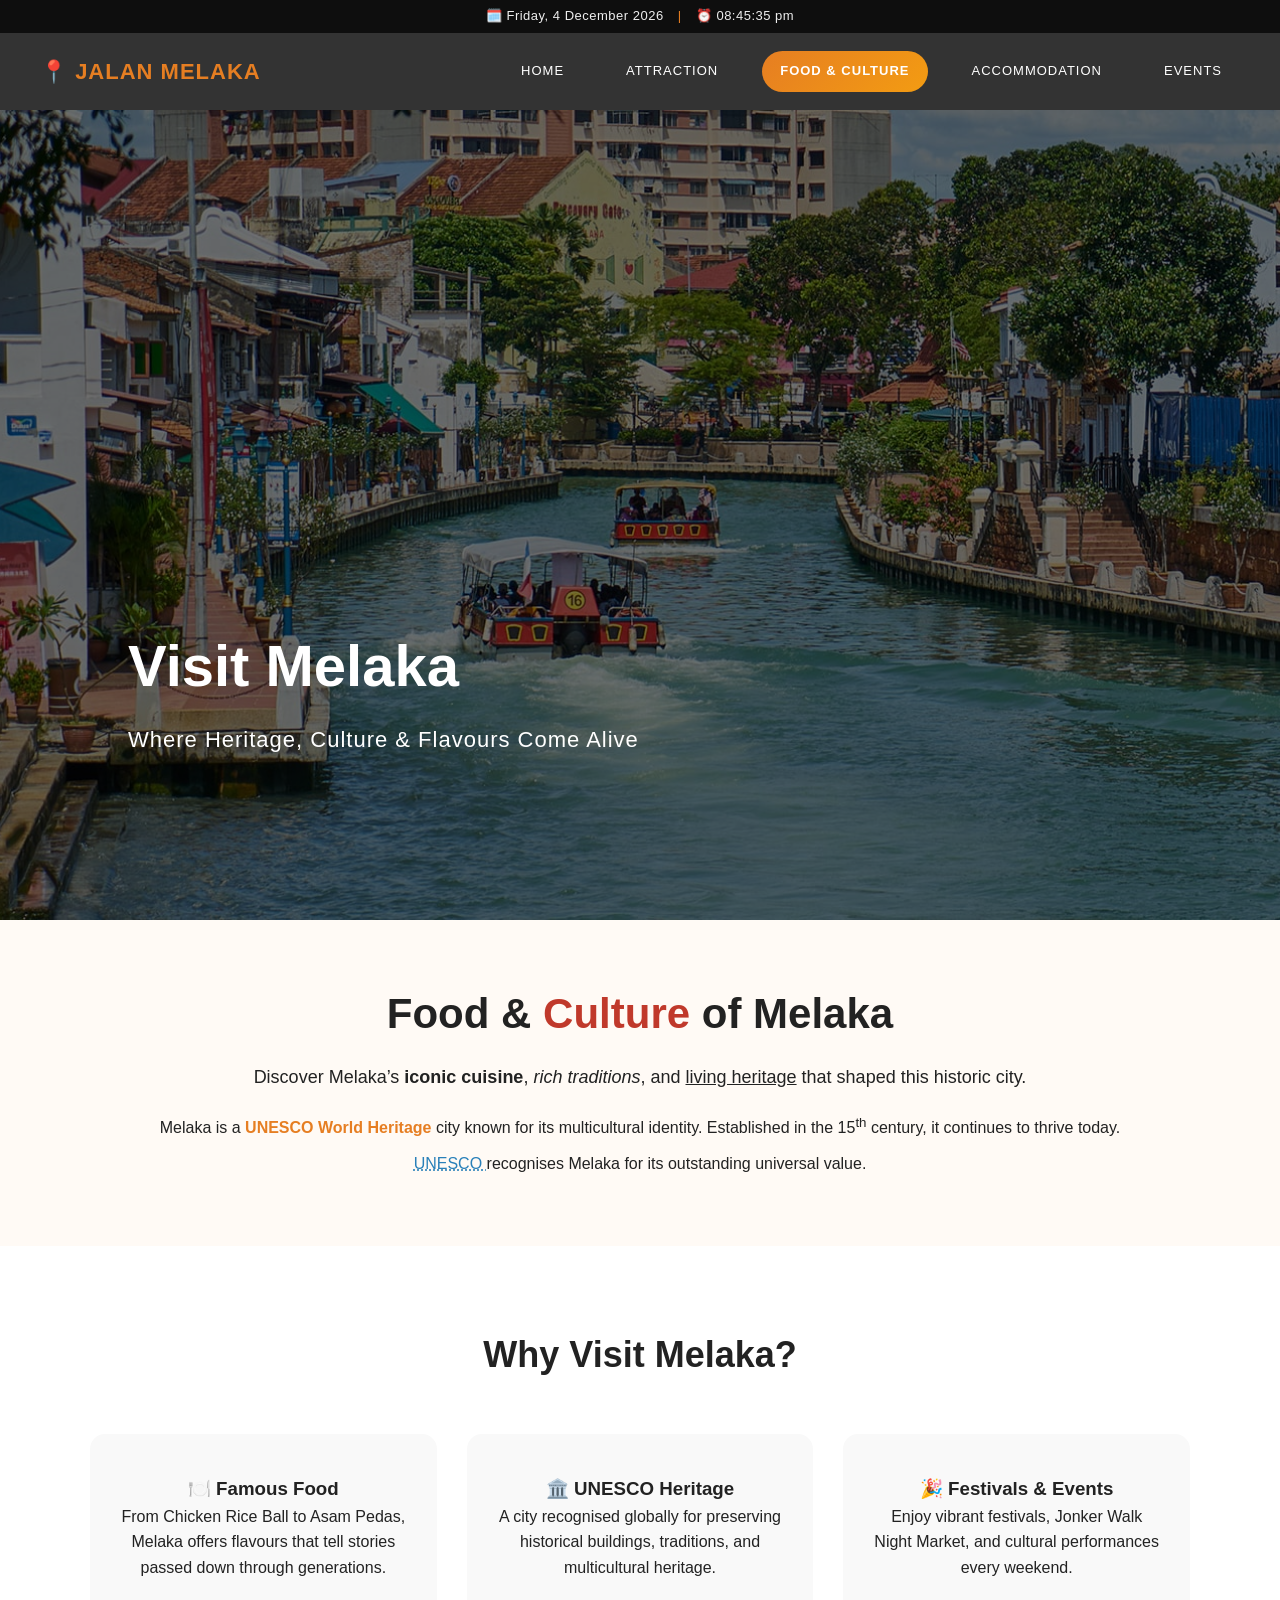
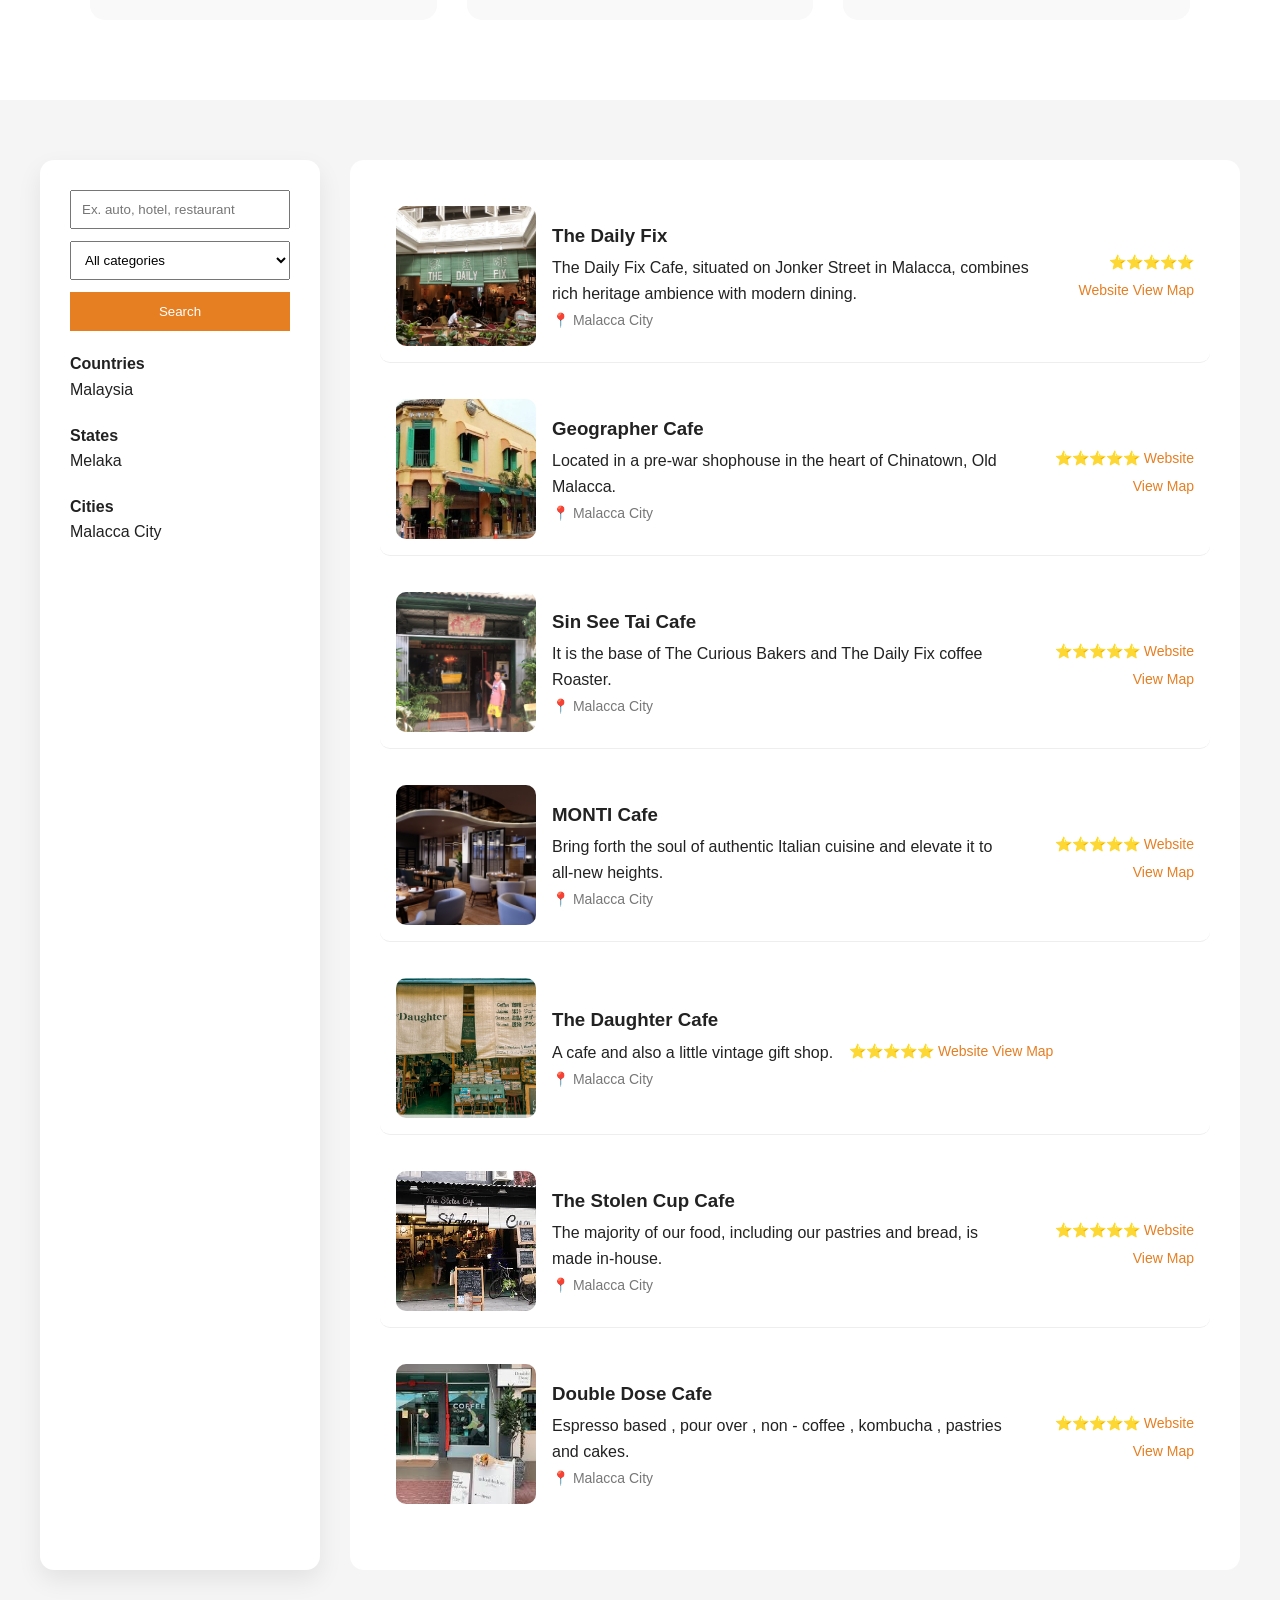
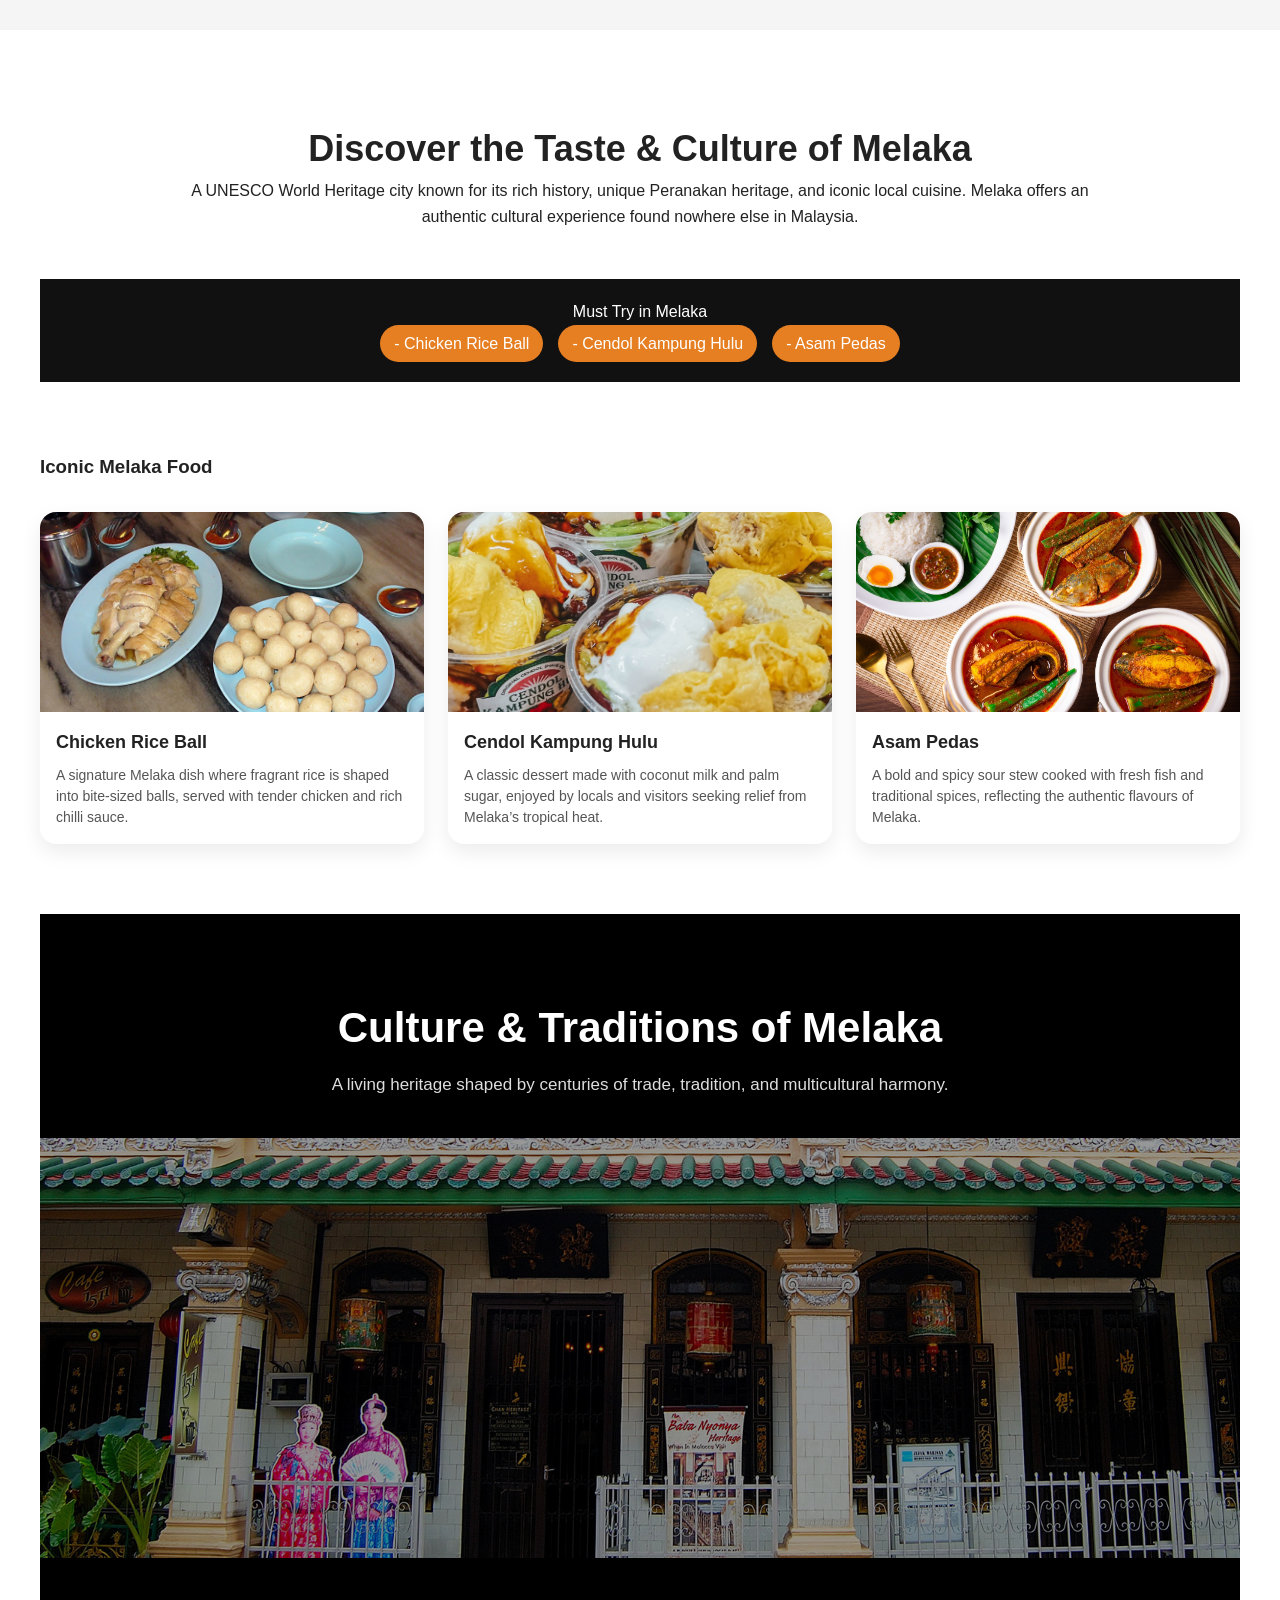
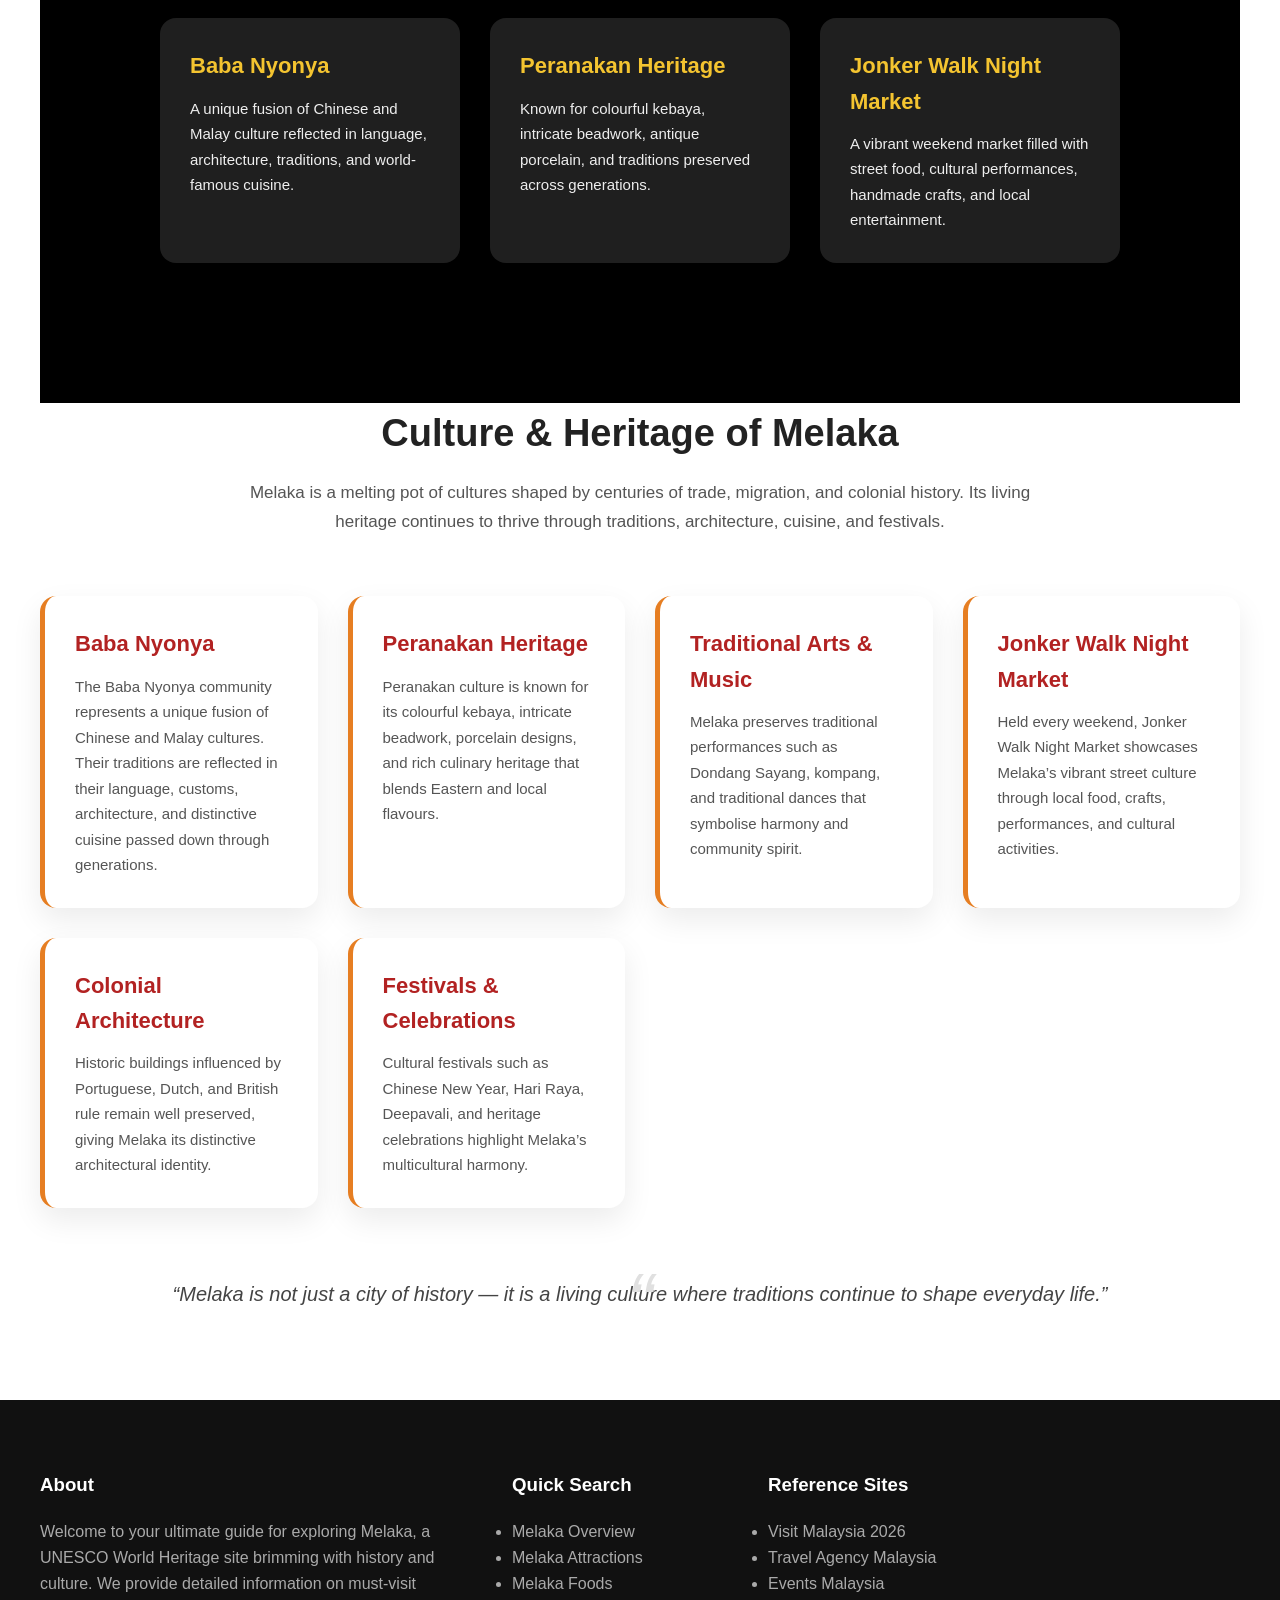
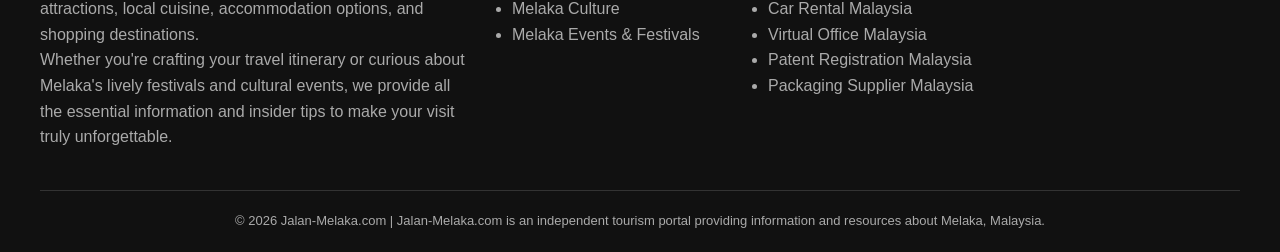
<file: food.html>
<!DOCTYPE html>
<html lang="en">
<head>
    <meta charset="UTF-8">
    <title>Melaka Tourism – Restaurants</title>
    <link rel="stylesheet" href="food.css">
</head>
<body>
<audio autoplay loop>
    <source src="babanyonyalagu.mp3" type="audio/mpeg">
</audio>

<header class="header">

    <!-- TOP INFO -->
    <div class="top-info">
        🗓️ <span id="date"></span>
        <span class="divider">|</span>
        ⏰ <span id="time"></span>
    </div>

    <!-- HEADER FLEX -->
    <div class="header-container">
        <div class="logo">
            📍 <span>JALAN MELAKA</span>
        </div>

        <nav class="navbar">
            <a href="index.html">Home</a>
            <a href="attraction.html">Attraction</a>
            <a href="food.html" class="active">Food & Culture</a>
            <a href="accommodation.html">Accommodation</a>
            <a href="event.html">Events</a>
        </nav>
    </div>

</header>

<section class="hero-slider">

    <div class="slides active" 
         style="background-image:url('slidehead1.jpg');">
        <div class="hero-content">
            <h1>Visit Melaka</h1>
            <p>Where Heritage, Culture & Flavours Come Alive</p>
        </div>
    </div>

    <div class="slides" style="background-image:url('slidehead2.jpg');">
        <div class="hero-content">
            <h1>Iconic Local Cuisine</h1>
            <p>Experience Melaka’s Legendary Food Heritage</p>
        </div>
    </div>

    <div class="slides" style="background-image:url('slidehead3.jpg');">
        <div class="hero-content">
            <h1>Cultural Traditions</h1>
            <p>Baba Nyonya, Peranakan & Living History</p>
        </div>
    </div>

</section>

<section class="page-title-demo">

    <h1 class="page-title">
        Food & <span class="highlight">Culture</span> of Melaka
    </h1>

    <p class="page-desc">
        Discover Melaka’s <b>iconic cuisine</b>, <i>rich traditions</i>,
        and <u>living heritage</u> that shaped this historic city.
    </p>

    <p class="text-demo">
        Melaka is a <span class="color-text">UNESCO World Heritage</span> city
        known for its multicultural identity.
        Established in the 15<sup>th</sup> century, it continues to thrive today.
    </p>

    <p class="text-demo">
        <abbr title="United Nations Educational, Scientific and Cultural Organization">
            UNESCO
        </abbr>
        recognises Melaka for its outstanding universal value.
    </p>

</section>


<section class="experience">
    <h2>Why Visit Melaka?</h2>

    <div class="experience-grid">
        <div class="exp-card">
            <h3>🍽️ Famous Food</h3>
            <p>
                From Chicken Rice Ball to Asam Pedas, Melaka offers flavours that tell stories
                passed down through generations.
            </p>
        </div>

        <div class="exp-card">
            <h3>🏛️ UNESCO Heritage</h3>
            <p>
                A city recognised globally for preserving historical buildings, traditions,
                and multicultural heritage.
            </p>
        </div>

        <div class="exp-card">
            <h3>🎉 Festivals & Events</h3>
            <p>
                Enjoy vibrant festivals, Jonker Walk Night Market, and cultural performances
                every weekend.
            </p>
        </div>
    </div>
</section>


<div class="container">

    <aside class="sidebar">
        <div class="search-box">
            <input type="text" placeholder="Ex. auto, hotel, restaurant">
            <select>
                <option>All categories</option>
                <option>Melaka Overview</option>
                <option>Melaka Attractions</option>
                <option>Melaka Foods</option>
                <option>Melaka Culture</option>
                <option>Melaka Events & Festivals</option>
            </select>

            <button>Search</button>
        </div>

        <div class="filter">

            <h4>Countries</h4>
            <p>Malaysia</p>

            <h4>States</h4>
            <p>Melaka</p>

            <h4>Cities</h4>
            <p>Malacca City</p>
        </div>
    </aside>


    <main class="content">

        <div class="card">
            <img src="dailyfix.jpg" alt="">
            <div class="card-info">
                <h3>The Daily Fix</h3>
                <p>
                    The Daily Fix Cafe, situated on Jonker Street in Malacca,
                    combines rich heritage ambience with modern dining.
                </p>
                <span class="location">📍 Malacca City</span>
            </div>
            <div class="card-actions">
                ⭐⭐⭐⭐⭐
                <a href="https://www.facebook.com/thedailyfixcafe">Website</a>
                <a href="https://www.google.com/maps/dir//55,+Jalan+Hang+Jebat,+75200+Melaka/@2.4869803,102.7250148,4324m/data=!3m1!1e3!4m8!4m7!1m0!1m5!1m1!1s0x31d1f1dc6f67b57f:0x90aec8a487b86445!2m2!1d102.2467676!2d2.1963073?entry=ttu&g_ep=EgoyMDI2MDEwNC4wIKXMDSoKLDEwMDc5MjA3MUgBUAM%3D">View Map</a>
            </div>
        </div>

        <div class="card">
            <img src="geographer.jpg" alt="">
            <div class="card-info">
                <h3>Geographer Cafe</h3>
                <p>
                    Located in a pre-war shophouse in the heart of Chinatown,
                    Old Malacca.
                </p>
                <span class="location">📍 Malacca City</span>
            </div>
            <div class="card-actions">
                ⭐⭐⭐⭐⭐
                <a href="http://geographer.com.my">Website</a>
                <a href="https://www.google.com/maps/dir//83,+Jalan+Hang+Jebat,+75200+Melaka/@2.4869803,102.7250148,4324m/data=!3m1!1e3!4m8!4m7!1m0!1m5!1m1!1s0x31d1f1dc7c49c2e7:0xcbf69e185d45a35e!2m2!1d102.2463344!2d2.1966495?entry=ttu&g_ep=EgoyMDI2MDEwNC4wIKXMDSoKLDEwMDc5MjA3MUgBUAM%3D">View Map</a>
            </div>
        </div>

        <div class="card">
            <img src="sinseetai.jpg" alt="">
            <div class="card-info">
                <h3>Sin See Tai Cafe</h3>
                <p>
                    It is the base of The Curious Bakers and The Daily Fix coffee Roaster.
                </p>
                <span class="location">📍 Malacca City</span>
            </div>
            <div class="card-actions">
                ⭐⭐⭐⭐⭐
                <a href="https://www.facebook.com/sinseetai/">Website</a>
                <a href="https://www.google.com/maps/place/Sin+See+Tai/@2.1973558,102.2481821,1081m/data=!3m2!1e3!4b1!4m6!3m5!1s0x31d1f1d93424d699:0x47ef77a5a7f31b05!8m2!3d2.1973504!4d102.250757!16s%2Fg%2F11dxrx2klk?entry=ttu&g_ep=EgoyMDI2MDEwNC4wIKXMDSoKLDEwMDc5MjA3MUgBUAM%3D">View Map</a>
            </div>
        </div>
                <div class="card">
            <img src="monti.jpg" alt="">
            <div class="card-info">
                <h3>MONTI Cafe</h3>
                <p>
                    Bring forth the soul of authentic Italian cuisine and elevate it to 
                    all-new heights.
                </p>
                <span class="location">📍 Malacca City</span>
            </div>
            <div class="card-actions">
                ⭐⭐⭐⭐⭐
                <a href="https://www.monti.my/">Website</a>
                <a href="https://www.google.com/maps/place/MONTI+at+1-Altitude+Melaka+%7C+Highest+Italian+Rooftop+Restaurant+in+Melaka/@2.181835,102.2629004,1081m/data=!3m2!1e3!4b1!4m6!3m5!1s0x31d1efabf2a09673:0x9926fde6b02dedcb!8m2!3d2.181835!4d102.2629004!16s%2Fg%2F11kppq6357?entry=ttu&g_ep=EgoyMDI2MDEwNC4wIKXMDSoKLDEwMDc5MjA3MUgBUAM%3D">View Map</a>
            </div>
        </div>
                <div class="card">
            <img src="thedaughter.jpg" alt="">
            <div class="card-info">
                <h3>The Daughter Cafe</h3>
                <p>
                    A cafe and also a little vintage gift shop.
                </p>
                <span class="location">📍 Malacca City</span>
            </div>
            <div class="card-actions">
                ⭐⭐⭐⭐⭐
                <a href="https://www.facebook.com/MelakaDaughter?mibextid=ZbWKwL">Website</a>
                <a href="https://www.google.com/maps/place/Vintage+Green+Cafe+@+The+Daughter/@2.196615,102.2510222,1081m/data=!3m2!1e3!4b1!4m6!3m5!1s0x31d1f1decf096291:0xebaf3da5d781660f!8m2!3d2.196615!4d102.2510222!16s%2Fg%2F11g8vv9tsk?entry=ttu&g_ep=EgoyMDI2MDEwNC4wIKXMDSoKLDEwMDc5MjA3MUgBUAM%3D">View Map</a>
            </div>
        </div>
                <div class="card">
            <img src="stolencup.jpg" alt="">
            <div class="card-info">
                <h3>The Stolen Cup Cafe</h3>
                <p>
                    The majority of our food, including our pastries and bread, 
                    is made in-house.
                </p>
                <span class="location">📍 Malacca City</span>
            </div>
            <div class="card-actions">
                ⭐⭐⭐⭐⭐
                <a href="https://www.facebook.com/thestolencup/">Website</a>
                <a href="https://www.google.com/maps/dir//12,+Jalan+Hang+Jebat,+75200+Melaka/@2.4869803,102.7250148,4324m/data=!3m1!1e3!4m8!4m7!1m0!1m5!1m1!1s0x31d1f1dc38f3f17b:0x61352e8817c1802c!2m2!1d102.2480681!2d2.1953687?entry=ttu&g_ep=EgoyMDI2MDEwNC4wIKXMDSoKLDEwMDc5MjA3MUgBUAM%3D">View Map</a>
            </div>
        </div>
                <div class="card">
            <img src="doubledose.jpeg" alt="">
            <div class="card-info">
                <h3>Double Dose Cafe</h3>
                <p>
                    Espresso based , pour over , non - coffee , kombucha , pastries and cakes.
                </p>
                <span class="location">📍 Malacca City</span>
            </div>
            <div class="card-actions">
                ⭐⭐⭐⭐⭐
                <a href="https://www.instagram.com/doubledose_coffee/?hl=en">Website</a>
                <a href="https://www.google.com/maps/dir//10,+Jalan+Gajah+Berang,+Kampung+Tujuh,+75200+Melaka/@2.4869803,102.7250148,4324m/data=!3m1!1e3!4m8!4m7!1m0!1m5!1m1!1s0x31d1f12f96a50483:0x9638e26b3feb0688!2m2!1d102.2430154!2d2.20846?entry=ttu&g_ep=EgoyMDI2MDEwNC4wIKXMDSoKLDEwMDc5MjA3MUgBUAM%3D">View Map</a>
            </div>
        </div>

    </main>
</div>
<section class="visit-melaka">


    <div class="vm-intro">
        <h2>Discover the Taste & Culture of Melaka</h2>
        <p>
            A UNESCO World Heritage city known for its rich history, unique Peranakan heritage,
            and iconic local cuisine. Melaka offers an authentic cultural experience found
            nowhere else in Malaysia.
        </p>
    </div>

    <div class="vm-musttry">
        <span>Must Try in Melaka</span>
        <ul>
            <li>- Chicken Rice Ball</li>
            <li>- Cendol Kampung Hulu</li>
            <li>- Asam Pedas</li>
        </ul>
    </div>

    <div class="vm-section">
        <h3>Iconic Melaka Food</h3>

        <div class="vm-cards">

            <div class="vm-card">
                <img src="riceball.jpg" alt="Chicken Rice Ball">
                <div class="vm-card-content">
                    <h4>Chicken Rice Ball</h4>
                    <p>
                        A signature Melaka dish where fragrant rice is shaped into bite-sized balls,
                        served with tender chicken and rich chilli sauce.
                    </p>
                </div>
            </div>

            <div class="vm-card">
                <img src="cendol.jpg" alt="Cendol Kampung Hulu">
                <div class="vm-card-content">
                    <h4>Cendol Kampung Hulu</h4>
                    <p>
                        A classic dessert made with coconut milk and palm sugar, enjoyed by locals
                        and visitors seeking relief from Melaka’s tropical heat.
                    </p>
                </div>
            </div>

            <div class="vm-card">
                <img src="asampedas.jpg" alt="Asam Pedas">
                <div class="vm-card-content">
                    <h4>Asam Pedas</h4>
                    <p>
                        A bold and spicy sour stew cooked with fresh fish and traditional spices,
                        reflecting the authentic flavours of Melaka.
                    </p>
                </div>
            </div>

        </div>
    </div>

<section class="culture-showcase">


    <div class="culture-overlay">
        <h2>Culture & Traditions of Melaka</h2>
        <p>
            A living heritage shaped by centuries of trade, tradition, and multicultural harmony.
        </p>
    </div>

    <div class="culture-slider">
        <div class="culture-slide active" style="background-image:url('babanyonya.jpg');"></div>
        <div class="culture-slide" style="background-image:url('peranakan\ .jpg');"></div>
        <div class="culture-slide" style="background-image:url('jonker.jpg');"></div>
    </div>

    <div class="culture-info">

        <div class="culture-box">
            <h3>Baba Nyonya</h3>
            <p>
                A unique fusion of Chinese and Malay culture reflected in language,
                architecture, traditions, and world-famous cuisine.
            </p>
        </div>

        <div class="culture-box">
            <h3>Peranakan Heritage</h3>
            <p>
                Known for colourful kebaya, intricate beadwork, antique porcelain,
                and traditions preserved across generations.
            </p>
        </div>

        <div class="culture-box">
            <h3>Jonker Walk Night Market</h3>
            <p>
                A vibrant weekend market filled with street food, cultural performances,
                handmade crafts, and local entertainment.
            </p>
        </div>

    </div>

</section>


    <div class="culture-intro">
        <h2>Culture & Heritage of Melaka</h2>
        <p>
            Melaka is a melting pot of cultures shaped by centuries of trade, migration,
            and colonial history. Its living heritage continues to thrive through traditions,
            architecture, cuisine, and festivals.
        </p>
    </div>

    <div class="culture-grid">

        <div class="culture-card">
            <h3>Baba Nyonya</h3>
            <p>
                The Baba Nyonya community represents a unique fusion of Chinese and Malay cultures.
                Their traditions are reflected in their language, customs, architecture, and
                distinctive cuisine passed down through generations.
            </p>
        </div>

        <div class="culture-card">
            <h3>Peranakan Heritage</h3>
            <p>
                Peranakan culture is known for its colourful kebaya, intricate beadwork,
                porcelain designs, and rich culinary heritage that blends Eastern and local flavours.
            </p>
        </div>

        <div class="culture-card">
            <h3>Traditional Arts & Music</h3>
            <p>
                Melaka preserves traditional performances such as Dondang Sayang, kompang,
                and traditional dances that symbolise harmony and community spirit.
            </p>
        </div>

        <div class="culture-card">
            <h3>Jonker Walk Night Market</h3>
            <p>
                Held every weekend, Jonker Walk Night Market showcases Melaka’s vibrant street
                culture through local food, crafts, performances, and cultural activities.
            </p>
        </div>

        <div class="culture-card">
            <h3>Colonial Architecture</h3>
            <p>
                Historic buildings influenced by Portuguese, Dutch, and British rule remain
                well preserved, giving Melaka its distinctive architectural identity.
            </p>
        </div>

        <div class="culture-card">
            <h3>Festivals & Celebrations</h3>
            <p>
                Cultural festivals such as Chinese New Year, Hari Raya, Deepavali,
                and heritage celebrations highlight Melaka’s multicultural harmony.
            </p>
        </div>

    </div>

    <div class="culture-highlight">
        <p>
            “Melaka is not just a city of history — it is a living culture where traditions
            continue to shape everyday life.”
        </p>
    </div>

</section>

</section>
<footer class="footer">
    <div class="footer-container">

        <div class="footer-col about">
            <h3>About</h3>
            <p>
                Welcome to your ultimate guide for exploring Melaka, a UNESCO World Heritage site
                brimming with history and culture. We provide detailed information on must-visit
                attractions, local cuisine, accommodation options, and shopping destinations.
            </p>
            <p>
                Whether you're crafting your travel itinerary or curious about Melaka's lively
                festivals and cultural events, we provide all the essential information and
                insider tips to make your visit truly unforgettable.
            </p>
        </div>

        <div class="footer-col">
            <h3>Quick Search</h3>
            <ul>
                <li><a href="index.html">Melaka Overview</a></li>
                <li><a href="attraction.html">Melaka Attractions</a></li>
                <li><a href="food.html">Melaka Foods</a></li>
                <li><a href="accomodation.html">Melaka Culture</a></li>
                <li><a href="event.html">Melaka Events & Festivals</a></li>
            </ul>
        </div>

        <div class="footer-col">
            <h3>Reference Sites</h3>
            <ul>
                <li><a href="https://rai.malaysia.gov.my/visit">Visit Malaysia 2026</a></li>
                <li><a href="https://www.ibctours.com">Travel Agency Malaysia</a></li>
                <li><a href="https://www.eventbrite.com/d/malaysia/events/">Events Malaysia</a></li>
                <li><a href="https://www.avis.com.my">Car Rental Malaysia</a></li>
                <li><a href="https://incube-8.com/virtual-office/?gad_source=1&gad_campaignid=15230503914&gbraid=0AAAAACihWga1Zs9yLBPYpVB9X_hrl2Cz9&gclid=EAIaIQobChMI_fj_g-uNkgMVl34PAh03Ii0bEAAYASAAEgJbZfD_BwE">Virtual Office Malaysia</a></li>
                <li><a href="https://www.myipo.gov.my">Patent Registration Malaysia</a></li>
                <li><a href="https://www.sumkoka.com/bagasse-container-manufacturer.html?utm_campaign=餐盒B端词-bagasse-02&utm_content=B端词-25.12.16&utm_term=bagasse+container+factory&gad_source=1&gad_campaignid=23371843894&gbraid=0AAAAAouzwTLk6c0DsCQ9jKtdN_qCwv2at&gclid=EAIaIQobChMIyrW1oeuNkgMVrewWBR3tkivCEAAYASAAEgKGKfD_BwE">Packaging Supplier Malaysia</a></li>
            </ul>
        </div>

    </div>

    <div class="footer-bottom">
        <p>
            © 2026 Jalan-Melaka.com | Jalan-Melaka.com is an independent tourism portal
            providing information and resources about Melaka, Malaysia.
        </p>
    </div>
</footer>
<script>
    let slides = document.querySelectorAll('.slides');
    let index = 0;

    setInterval(() => {
        slides[index].classList.remove('active');
        index = (index + 1) % slides.length;
        slides[index].classList.add('active');
    }, 4500);
</script>
<script>
    const cultureSlides = document.querySelectorAll('.culture-slide');
    let cultureIndex = 0;

    setInterval(() => {
        cultureSlides[cultureIndex].classList.remove('active');
        cultureIndex = (cultureIndex + 1) % cultureSlides.length;
        cultureSlides[cultureIndex].classList.add('active');
    }, 5000);
</script>
<script>
function updateDateTime() {
    const now = new Date();

    const dateOptions = {
        weekday: 'long',
        year: 'numeric',
        month: 'long',
        day: 'numeric'
    };

    const timeOptions = {
        hour: '2-digit',
        minute: '2-digit',
        second: '2-digit'
    };

    document.getElementById("date").textContent =
        now.toLocaleDateString('en-MY', dateOptions);

    document.getElementById("time").textContent =
        now.toLocaleTimeString('en-MY', timeOptions);
}

updateDateTime();
setInterval(updateDateTime, 1000);
</script>
<script>
let lastScrollTop = 0;
const topInfo = document.querySelector('.top-info');

window.addEventListener('scroll', () => {
    let scrollTop = window.pageYOffset || document.documentElement.scrollTop;

    if (scrollTop > lastScrollTop && scrollTop > 80) {
       
        topInfo.classList.add('hide');
    } else {
       
        topInfo.classList.remove('hide');
    }

    lastScrollTop = scrollTop;
});
</script>

</body>
</html>
</file>
<file: homepage.css>
* {
    margin: 0;
    padding: 0;
    box-sizing: border-box;
}
body {
    font-family: "Segoe UI", sans-serif;
    background: #fff;
    color: #222;
}

/* ================= HEADER ================= */
.header {
    position: sticky;
    top: 0;
    z-index: 1000;
    background: rgba(17,17,17,0.85);
    backdrop-filter: blur(8px);
}
.header-container {
    max-width: 1400px;
    margin: auto;
    padding: 18px 40px;
    display: flex;
    justify-content: space-between;
    align-items: center;
}
.logo {
    font-size: 22px;
    font-weight: 700;
    color: #e67e22;
}

/* NAVBAR */
.navbar {
    display: flex;
    gap: 26px;
    align-items: center;
}

/* NAV BUTTON (NO LINE) */
.navbar a {
    position: relative;
    padding: 10px 18px;
    font-size: 13px;
    text-transform: uppercase;
    letter-spacing: 1px;
    color: #fff;
    border-radius: 999px;
    transition: all 0.35s ease;
    z-index: 1;
    overflow: hidden;
}

/* REMOVE UNDERLINE COMPLETELY */
.navbar a::after {
    display: none;
}

/* GRADIENT BACKGROUND */
.navbar a::before {
    content: "";
    position: absolute;
    inset: 0;
    background: linear-gradient(135deg, #e67e22, #f39c12);
    opacity: 0;
    transition: opacity 0.35s ease;
    z-index: -1;
}

/* HOVER EFFECT */
.navbar a:hover::before {
    opacity: 1;
}

.navbar a:hover {
    transform: translateY(-2px);
    box-shadow: 0 8px 20px rgba(230,126,34,0.4);
}

/* ACTIVE PAGE */
.navbar a.active::before {
    opacity: 1;
}

.navbar a.active {
    font-weight: 600;
}
.navbar a,
.navbar a:hover,
.navbar a:focus,
.navbar a:active {
    text-decoration: none;
}

/* ================= TOP INFO ================= */
.top-info {
    background: rgba(0,0,0,0.75);
    color: #eee;
    text-align: center;
    padding: 6px 0;
    font-size: 13px;
    transition: transform .35s ease;
}
.top-info.hide {
    transform: translateY(-100%);
}
.top-info .divider {
    margin: 0 10px;
    color: #e67e22;
}

/* ================= HERO ================= */
.hero-animated {
    height: 100vh;
    display: flex;
    align-items: center;
    justify-content: center;
    text-align: center;
    color: white;
    position: relative;
    animation: heroBG 15s infinite;
    background-size: cover;
    background-position: center;
}
@keyframes heroBG {
    0% {background-image:url("img1.jpg")}
    33% {background-image:url("img2.jpg")}
    66% {background-image:url("img3.jpg")}
    100% {background-image:url("img1.jpg")}
}
.hero-animated::before {
    content:"";
    position:absolute;
    inset:0;
    background:rgba(0,0,0,.45);
}
.hero-content {
    position: relative;
    max-width: 600px;
}
.hero-content h1 {
    font-size: 48px;
    margin-bottom: 20px;
}
.hero-content p {
    font-size: 18px;
    margin-bottom: 30px;
}
.search-container {
    display: flex;
    gap: 10px;
    justify-content: center;
}
.search-container input,
.search-container select {
    padding: 10px;
    border-radius: 5px;
    border: none;
}
.search-container button {
    padding: 10px 20px;
    border: none;
    background: #e67e22;
    color: white;
    border-radius: 5px;
    cursor: pointer;
}

/* ================= STORY ================= */
.story-section {
    min-height: 100vh;
    display: flex;
    align-items: center;
    justify-content: center;
    position: relative;
}

/* ================= EXPERIENCES ================= */
/* Keadaan asal: Tersembunyi */

.reveal {
    opacity: 0;
    transform: translateY(30px);
    transition: all 0.8s ease-out;
}

/* Keadaan bila kelas .active ditambah oleh JS */
.reveal.active {
    opacity: 1;
    transform: translateY(0);
}

.exp-title {
    font-size: 42px;
    color: #111;
    margin-bottom: 10px;
}

.exp-subtitle {
    color: #666;
    margin-bottom: 50px;
}
/* Styling untuk Button More */
.exp-actions, .food-actions {
    margin-top: 50px; /* Jarak dari kotak ke button */
    display: flex;
    justify-content: center; /* Letak button kat tengah-tengah */
    width: 100%;
}

.butang {
    margin-top: -20px;
    display: flex;
    justify-content: center;
    gap: 30px;
    transform: translateY(-20px);
}
.butang a {
    padding: 15px 40px;
    border: 2px solid black;
    border-radius: 999px;
    color: rgb(0, 0, 0);
    text-decoration: none;
    transition: .3s;
}
.butang a:hover {
    background: white;
    color: #e67e22;
}

/* Susunan Delay (Stagger effect) */
.reveal.active:nth-child(1) { transition-delay: 0.1s; }
.reveal.active:nth-child(2) { transition-delay: 0.3s; }
.reveal.active:nth-child(3) { transition-delay: 0.5s; }

/* REKA BENTUK KOTAK (PASTIKAN ADA) */
.exp {
    position: relative;
    height: 450px;
    border-radius: 20px;
    overflow: hidden;
    display: flex;
    align-items: flex-end;
    background-size: cover;
    background-position: center;
    cursor: pointer;
    background: linear-gradient(180deg, #ffffff 0%, #ffdae9 100%);
    gap: 4px;
}

.exp-section {
    padding: 80px 40px;
    background-color: #ffdae9; /* Warna pink latar belakang */
    text-align: center;
}

/* Susunan Kotak (Grid) */
.exp-container {
    display: grid;
    grid-template-columns: repeat(3, 1fr); /* 3 kotak sebelah menyebelah */
    gap: 30px; /* JARAK ANTARA KOTAK */
    max-width: 1300px;
    margin: 40px auto 0; /* Letak tengah */
}

/* Background images manual jika ::before tidak keluar */
.heritage { background-image: url("heritage.png"); }
.ocean { background-image: url("ocean.png"); }
.cruise { background-image: url("cruise.jpg"); }

.exp-content {
    padding: 30px;
    background: linear-gradient(transparent, rgba(0,0,0,0.8));
    width: 100%;
    color: white;
    z-index: 2;
}

.exp p {
    font-size: 14px;
    margin-top: 10px;
    /* Kita buat p sentiasa nampak dulu untuk test */
    opacity: 1; 
}

/* ================= FOOD SECTION ================= */
.food-section {
    padding: 100px 40px;
    background: #fdfaf6; /* Warna krim lembut */
    text-align: center;
}

.food-title {
    font-size: 42px;
    color: #111;
    margin-bottom: 10px;
}

.food-subtitle {
    color: #666;
    margin-bottom: 50px;
}



/* Styling untuk Button More */
.exp-actions, .food-actions {
    margin-top: 50px; /* Jarak dari kotak ke button */
    display: flex;
    justify-content: center; /* Letak button kat tengah-tengah */
    width: 100%;
}

.btn-more {
    padding: 15px 40px;
    border: 2px solid #e67e22; /* Warna oren macam logo */
    border-radius: 999px; /* Bagi bulat macam pil */
    color: #e67e22;
    text-decoration: none;
    font-weight: 600;
    transition: all 0.3s ease;
    background: transparent;
}

.btn-more:hover {
    background: #e67e22; /* Bila sentuh, button jadi warna oren */
    color: white; /* Tulisan jadi putih */
    transform: scale(1.05); /* Button besar sikit macam dia happy! */
    box-shadow: 0 5px 15px rgba(230, 126, 34, 0.3);
}

.food-grid {
    display: grid;
    grid-template-columns: repeat(auto-fit, minmax(280px, 1fr));
    gap: 30px;
    max-width: 1400px;
    margin: 0 auto;
}

.food-card {
    background: white;
    border-radius: 15px;
    overflow: hidden;
    box-shadow: 0 10px 30px rgba(0,0,0,0.05);
    transition: transform 0.3s ease, box-shadow 0.3s ease;
    cursor: pointer;
    position: relative;
    height: 350px;
}

.food-card:hover {
    transform: translateY(-10px);
    box-shadow: 0 20px 40px rgba(230, 126, 34, 0.2);
}

.food-image {
    height: 100%;
    width: 100%;
    background-size: cover;
    background-position: center;
    transition: transform 0.5s ease;
}

.food-card:hover .food-image {
    transform: scale(1.1);
}

.food-info {
    position: absolute;
    bottom: 0;
    left: 0;
    right: 0;
    padding: 30px 20px;
    background: linear-gradient(transparent, rgba(0,0,0,0.9));
    color: white;
    text-align: left;
}

.food-info h3 {
    font-size: 24px;
    margin-bottom: 8px;
    color: #e67e22;
}

.food-info p {
    font-size: 14px;
    line-height: 1.5;
    opacity: 0.9;
}

/* ================= PLAN TRIP (VIDEO) ================= */
.plan-trip {
    position: relative;
    overflow: hidden;
    color: white;
}
.bg-video {
    position: absolute;
    inset: 0;
    width: 100%;
    height: 100%;
    object-fit: cover;
}
.plan-trip .overlay {
    position: absolute;
    inset: 0;
    background: rgba(0,0,0,.45);
}
.plan-trip .content {
    position: relative;
    text-align: center;
}
.plan-trip h2 {
    font-size: 48px;
}
.plan-buttons {
    margin-top: 40px;
    display: flex;
    justify-content: center;
    gap: 30px;
}
.plan-buttons a {
    padding: 15px 40px;
    border: 2px solid white;
    border-radius: 999px;
    color: white;
    text-decoration: none;
    transition: .3s;
}
.plan-buttons a:hover {
    background: white;
    color: #e67e22;
}

/* ================= FOOTER ================= */
/* FOOTER */ 
.footer {
    background: #111;
    color: #aaa;
    padding: 70px 40px 20px;
}

.footer-container {
    max-width: 1200px;
    margin: auto;
    display: grid;
    grid-template-columns: 2fr 1fr 1fr 1fr;
    gap: 40px;
}

.footer h3 {
    color: #fff;
    margin-bottom: 20px;
}

.footer a {
    color: #aaa;
}

.footer-bottom {
    border-top: 1px solid #333;
    margin-top: 40px;
    padding-top: 20px;
    text-align: center;
    font-size: 13px;
}
</file>
<file: mystyle.css>
/* =========================
   RESET & GLOBAL
========================= */
* {
    margin: 0;
    padding: 0;
    box-sizing: border-box;
}

body {
    font-family: "Segoe UI", Arial, sans-serif;
    background: #f5f5f5;
    color: #222;
}

a {
    text-decoration: none;
}

/* =========================
   HEADER & NAVBAR
========================= */
.header {
    background: rgba(17,17,17,0.85);
    backdrop-filter: blur(8px);
    position: sticky;
    top: 0;
    z-index: 1000;
}

.header-container {
    max-width: 1400px;
    margin: auto;
    padding: 18px 40px;
    display: flex;
    justify-content: space-between;
    align-items: center;
}

/* LOGO */
.logo {
    font-size: 22px;
    font-weight: 700;
    color: #fff;
    letter-spacing: 1px;
}

.logo span {
    color: #e67e22;
}

/* NAVBAR */
.navbar {
    display: flex;
    gap: 26px;
    align-items: center;
}

/* NAV BUTTON */
.navbar a {
    position: relative;
    padding: 10px 18px;
    font-size: 13px;
    text-transform: uppercase;
    letter-spacing: 1px;
    color: #fff;
    border-radius: 999px;
    transition: all 0.35s ease;
    z-index: 1;
    overflow: hidden;
}

/* GRADIENT BACKGROUND */
.navbar a::before {
    content: "";
    position: absolute;
    inset: 0;
    background: linear-gradient(135deg, #e67e22, #f39c12);
    opacity: 0;
    transition: opacity 0.35s ease;
    z-index: -1;
}

/* HOVER */
.navbar a:hover::before {
    opacity: 1;
}

.navbar a:hover {
    transform: translateY(-2px);
    box-shadow: 0 8px 20px rgba(230,126,34,0.4);
}

/* ACTIVE */
.navbar a.active::before {
    opacity: 1;
}

.navbar a.active {
    font-weight: 600;
}

/* MASA */
.top-info {
    background: rgba(0,0,0,0.75);
    color: #eee;
    text-align: center;
    padding: 6px 0;
    font-size: 13px;
    letter-spacing: 0.5px;
}

.top-info .divider {
    margin: 0 10px;
    color: #e67e22;
}

.top-info {
    background: rgba(0,0,0,0.75);
    color: #eee;
    text-align: center;
    padding: 6px 0;
    font-size: 13px;
    letter-spacing: 0.5px;
    transition: transform 0.35s ease;
}

/* bila hide */
.top-info.hide {
    transform: translateY(-100%);
}

.map-title {
    margin: 30px 0 12px;
    font-size: 22px;
}

/* map */
.image-map {
    max-width: 100%;
    width: 600px;
    display: block;
    margin-bottom: 40px;
    border-radius: 12px;
}

/* video */
.video-title {
    margin: 40px 0 15px;
    font-size: 22px;
}

.video-wrapper {
    max-width: 100%;
    border-radius: 16px;
    overflow: hidden;
    box-shadow: 0 12px 30px rgba(0,0,0,0.15);
    margin-bottom: 50px;
}

.video-wrapper video {
    width: 100%;
    display: block;
}
.video-wrapper {
    max-width: 100%;
    border-radius: 16px;
    overflow: hidden;
    box-shadow: 0 12px 30px rgba(0,0,0,0.15);
    margin-bottom: 50px;
}

.video-wrapper video {
    width: 100%;
    display: block;
}

/* CREDIT CAPTION */
.video-caption {
    font-size: 13px;
    color: #666;
    margin-top: 10px;
    text-align: center;
    font-style: italic;
}


/* =========================
   HERO SECTION
========================= */
.hero-slider {
    height: 90vh;
    position: relative;
    overflow: hidden;
}

.slides {
    position: absolute;
    inset: 0;
    background-size: cover;
    background-position: center;
    opacity: 0;
    transition: opacity 1.2s ease;
}

.slides.active {
    opacity: 1;
}

.slides::before {
    content: "";
    position: absolute;
    inset: 0;
    background: rgba(0,0,0,0.55);
}

.hero-content {
    position: absolute;
    bottom: 20%;
    left: 10%;
    color: #fff;
}

.hero-content h1 {
    font-size: 52px;
}

.hero-content p {
    font-size: 20px;
}

/* =========================
   EXPERIENCE
========================= */
.experience {
    padding: 80px 40px;
    background: #fff;
    text-align: center;
}

.experience-grid {
    display: grid;
    grid-template-columns: repeat(3, 1fr);
    gap: 30px;
    max-width: 1100px;
    margin: auto;
}

.exp-card {
    background: #f9f9f9;
    padding: 40px;
    border-radius: 16px;
    transition: 0.3s;
}

.exp-card:hover {
    transform: translateY(-8px);
}

/* =========================
   MAIN LAYOUT
========================= */
.container {
    display: grid;
    grid-template-columns: 280px 1fr;
    gap: 30px;
    padding: 60px 40px;
    max-width: 1400px;
    margin: auto;
}

.sidebar,
.content {
    background: #fff;
    padding: 30px;
    border-radius: 14px;
}

.search-box input,
.search-box select,
.search-box button {
    width: 100%;
    padding: 12px;
    margin-bottom: 12px;
}

.search-box button {
    background: #e67e22;
    color: #fff;
    border: none;
    cursor: pointer;
}

/* CARD */
.card {
    display: flex;
    gap: 20px;
    padding: 20px 0;
    border-bottom: 1px solid #eee;
}

.card img {
    width: 140px;
    height: 140px;
    object-fit: cover;
    border-radius: 12px;
}

.card-actions a {
    display: block;
    color: #e67e22;
    margin-top: 5px;
}

/* =========================
   FOOTER
========================= */
.footer {
    background: #111;
    color: #aaa;
    padding: 70px 40px 20px;
}

.footer-container {
    max-width: 1200px;
    margin: auto;
    display: grid;
    grid-template-columns: 2fr 1fr 1fr 1fr;
    gap: 40px;
}

.footer h3 {
    color: #fff;
    margin-bottom: 20px;
}

.footer a {
    color: #aaa;
}

.footer-bottom {
    border-top: 1px solid #333;
    margin-top: 40px;
    padding-top: 20px;
    text-align: center;
    font-size: 13px;
}

/* =========================
   TRANSPORTATION (UPGRADED)
========================= */
.transportation {
    padding: 90px 40px;
    background: #fff;
    text-align: center;
}

.transportation h2 {
    font-size: 36px;
    margin-bottom: 12px;
}

.transport-desc {
    max-width: 650px;
    margin: 0 auto 60px;
    font-size: 16px;
    color: #555;
}

.transport-grid {
    max-width: 1100px;
    margin: auto;
    display: grid;
    grid-template-columns: repeat(4, 1fr);
    gap: 30px;
}

.transport-card {
    background: #f9f9f9;
    padding: 45px 30px;
    border-radius: 20px;
    position: relative;
    transition: all 0.35s ease;
}

.transport-card:hover {
    transform: translateY(-10px);
    background: #fff;
    box-shadow: 0 18px 40px rgba(0,0,0,0.08);
}

.transport-icon {
    font-size: 42px;
    margin-bottom: 20px;
}

.transport-card h3 {
    font-size: 18px;
    margin-bottom: 8px;
}

.transport-card p {
    font-size: 14px;
    color: #555;
}

/* TAG */
.transport-tag {
    display: inline-block;
    font-size: 11px;
    padding: 5px 12px;
    margin-bottom: 14px;
    border-radius: 999px;
    background: rgba(230,126,34,0.15);
    color: #e67e22;
    font-weight: 600;
}

.transport-map {
    display: inline-block;
    margin-top: 20px;
    padding: 10px 20px;
    border-radius: 999px;
    background: linear-gradient(135deg, #e67e22, #f39c12);
    color: #fff;
    font-size: 13px;
    font-weight: 600;
    transition: 0.3s ease;
}

.transport-map:hover {
    transform: translateY(-2px);
    box-shadow: 0 10px 25px rgba(230,126,34,0.35);
}

.transport-map {
    display: inline-block;
    margin: 24px auto 40px; /* 🔥 JARAK ATAS & BAWAH */
    padding: 12px 26px;
    border-radius: 999px;
    background: linear-gradient(135deg, #e67e22, #f39c12);
    color: #fff;
    font-size: 13px;
    font-weight: 600;
    transition: 0.3s ease;
}

/* PRICE FILTER */
.price-filter {
    display: flex;
    gap: 10px;
    margin: 20px 0;
}

.price-filter button {
    padding: 8px 18px;
    border-radius: 20px;
    border: 1px solid #e67e22;
    background: transparent;
    color: #e67e22;
    cursor: pointer;
}

.price-filter button.active,
.price-filter button:hover {
    background: #e67e22;
    color: #fff;
}

/* BEST FOR TAG */
.best-for {
    display: inline-block;
    padding: 4px 10px;
    border-radius: 12px;
    font-size: 12px;
    margin-bottom: 8px;
    background: #f4f4f4;
}

.best-for.family { background: #ffe6cc; }
.best-for.couple { background: #ffd6e7; }
.best-for.luxury { background: #e6e6ff; }
.best-for.business { background: #e0f4ff; }

/* AMENITIES */
.amenities {
    display: flex;
    gap: 12px;
    font-size: 13px;
    margin: 8px 0;
}

/* PRICE */
.price {
    font-size: 14px;
    margin: 6px 0;
    color: #333;
}

/* Accommodation page only */
.accommodation-page .sidebar {
    display: none;
}

.accommodation-page .content {
    width: 100%;
    margin-left: 0;
}

/* Hover untuk range 1-4 */
.price-filter {
    display: flex;
    gap: 14px;
    margin-bottom: 25px;
    flex-wrap: wrap;
}

.price-filter button {
    position: relative;
    padding: 10px 22px;
    border: none;
    border-radius: 999px;
    background: #f0f0f0;
    color: #333;
    font-size: 13px;
    font-weight: 600;
    letter-spacing: 0.5px;
    cursor: pointer;
    overflow: hidden;
    transition: all 0.35s ease;
}

/* Gradient layer */
.price-filter button::before {
    content: "";
    position: absolute;
    inset: 0;
    background: linear-gradient(135deg, #e67e22, #f39c12);
    opacity: 0;
    transition: opacity 0.35s ease;
    z-index: -1;
}

/* HOVER */
.price-filter button:hover::before {
    opacity: 1;
}

.price-filter button:hover {
    color: #fff;
    transform: translateY(-2px);
    box-shadow: 0 8px 20px rgba(230,126,34,0.45);
}

/* ACTIVE STATE */
.price-filter button.active {
    color: #fff;
}

.price-filter button.active::before {
    opacity: 1;
}

/* CLICK EFFECT */
.price-filter button:active {
    transform: scale(0.96);
}

.price-filter button::after {
    content: "➜";
    position: absolute;
    right: 14px;
    opacity: 0;
    transition: 0.3s ease;
}

.price-filter button:hover::after {
    opacity: 1;
    right: 10px;
}

.price-filter {
    display: flex;
    gap: 12px;
}

.price-filter button {
    padding: 10px 18px;
    border-radius: 25px;
    border: 1px solid #ddd;
    background: white;
    font-weight: 500;
    cursor: pointer;
    transition: all 0.3s ease;
    position: relative;
    overflow: hidden;
}

/* Hover effect */
.price-filter button:hover {
    background: #111;
    color: #fff;
    transform: translateY(-2px);
    box-shadow: 0 8px 20px rgba(0,0,0,0.15);
}

/* Active button */
.price-filter button.active {
    background: #111;
    color: #fff;
    box-shadow: 0 6px 15px rgba(0,0,0,0.2);
}

.filter-notification {
    margin-top: 15px;
    padding: 10px 16px;
    background: #111;
    color: white;
    width: fit-content;
    border-radius: 20px;
    font-size: 14px;
    opacity: 0;
    transform: translateY(-10px);
    transition: all 0.4s ease;
}

/* Show state */
.filter-notification.show {
    opacity: 1;
    transform: translateY(0);
}

.toast {
    position: fixed;
    bottom: 30px;
    right: 30px;
    background: #e67e22;
    color: #fff;
    padding: 12px 20px;
    border-radius: 25px;
    opacity: 0;
    transform: translateY(20px);
    transition: 0.3s ease;
    z-index: 9999;
}

.toast.show {
    opacity: 1;
    transform: translateY(0);
}
 
.wishlist-counter {
    margin-left: 20px;
    font-size: 15px;
    cursor: pointer;
    color: white;
}

.wishlist-counter span {
    background: #e67e22;
    color: white;
    padding: 2px 7px;
    border-radius: 50%;
    font-size: 12px;
}

/* =========================
   RESPONSIVE
========================= */
@media (max-width: 900px) {
    .navbar {
        display: none;
    }

    .experience-grid,
    .container {
        grid-template-columns: 1fr;
    }

    .hero-content h1 {
        font-size: 38px;
    }
}

@media (max-width: 900px) {
    .transport-grid {
        grid-template-columns: 1fr 1fr;
    }
}

@media (max-width: 600px) {
    .transport-grid {
        grid-template-columns: 1fr;
    }
}

@media (max-width: 900px) {
    .transport-grid {
        grid-template-columns: 1fr 1fr;
    }
}

@media (max-width: 600px) {
    .transport-grid {
        grid-template-columns: 1fr;
    }
}
</file>
<file: attraction.css>
/* General Reset */
* {
    margin: 0;
    padding: 0;
    box-sizing: border-box;
}

body {
    font-family: Arial, sans-serif;
    background-color: #f4f4f4;
}

/* Header Section */
.header {
    background: rgba(17,17,17,0.85);
    backdrop-filter: blur(8px);
    position: sticky;
    top: 0;
    z-index: 1000;
}

.header-container {
    max-width: 1400px;
    margin: auto;
    padding: 18px 40px;
    display: flex;
    justify-content: space-between;
    align-items: center;
}

.top-info {
    background: rgba(0,0,0,0.75);
    color: #eee;
    text-align: center;
    padding: 6px 0;
    font-size: 13px;
    letter-spacing: 0.5px;
}

.top-info .divider {
    margin: 0 10px;
    color: #e67e22;
}

/* LOGO */
.logo {
    font-size: 22px;
    font-weight: 700;
    color: #fff;
    letter-spacing: 1px;
}

.logo span {
    color: #e67e22;
}

/* NAVBAR */
.navbar {
    display: flex;
    gap: 26px;
    align-items: center;
}

/* NAV BUTTON (NO LINE) */
.navbar a {
    position: relative;
    padding: 10px 18px;
    font-size: 13px;
    text-transform: uppercase;
    letter-spacing: 1px;
    color: #fff;
    border-radius: 999px;
    transition: all 0.35s ease;
    z-index: 1;
    overflow: hidden;
}

/* REMOVE UNDERLINE COMPLETELY */
.navbar a::after {
    display: none;
}

/* GRADIENT BACKGROUND */
.navbar a::before {
    content: "";
    position: absolute;
    inset: 0;
    background: linear-gradient(135deg, #e67e22, #f39c12);
    opacity: 0;
    transition: opacity 0.35s ease;
    z-index: -1;
}

/* HOVER EFFECT */
.navbar a:hover::before {
    opacity: 1;
}

.navbar a:hover {
    transform: translateY(-2px);
    box-shadow: 0 8px 20px rgba(230,126,34,0.4);
}

/* ACTIVE PAGE */
.navbar a.active::before {
    opacity: 1;
}

.navbar a.active {
    font-weight: 600;
}
.navbar a,
.navbar a:hover,
.navbar a:focus,
.navbar a:active {
    text-decoration: none;
}

/* Top 10 Section */
.top-10-section {
    display: flex;
    align-items: flex-end;   /* INI KUNCI */
    padding: 140px 40px 80px;
    min-height: 90vh; /* hero height */

    background-image: 
        linear-gradient(
            rgba(0,0,0,0.50),
            rgba(0,0,0,0.20)
        ),
        url("background.JPG"); 
        
    background-size: cover;
    background-position: center;
    background-repeat: no-repeat;
}

.top-10-section {
    transition: background-image 0.6s ease-in-out;

}
.top-10-section h1 { /* tulisan top 10 to do in melaka*/
    font-size: 3.2rem;
    color: #fff;
    flex: 1;
    margin-right: 40px;
    line-height: 1.2;
    margin-bottom: 30px;
}

/* Wrapper untuk carousel + arrow */
.carousel-wrapper {
    display: flex;
    flex-direction: column;
    align-items: center;
    margin-bottom: -50px;
}

.top-10-carousel {
    display: flex;
    gap: 18px;
    margin: 0 auto;
    overflow-x: auto;
    padding-bottom: 10px;
    align-items: flex-end;
    width: calc((180px * 5) + (18px * 4));
    scroll-snap-type: x mandatory;
    scrollbar-width: none;
}
.top-10-carousel::-webkit-scrollbar {
    display: none; /* Chrome */
}

.top-10-item {
    background-color: #fff;
    border-radius: 18px;
    overflow: hidden;
    scroll-snap-align: start;
    width: 180px;   /* lebih kecil */
    height: 260px;  /* lebih pendek */
    position: relative;
    box-shadow: 0 10px 25px rgba(0, 0, 0, 0.15);
    transition: transform 0.3s ease;
    flex: 0 0 auto;
    text-decoration: none;
    color: inherit;
    cursor: pointer;
}

.top-10-item img {
    width: 100%;
    height: 100%;
    object-fit: cover;
}

.top-10-item:hover {
    transform: scale(1.05);
}

.place-name {
    position: absolute;
    bottom: 10px;
    left: 10px;
    background-color: rgba(0, 0, 0, 0.5);
    color: white;
    border-radius: 5px;
    font-size: 13px;
    padding: 6px 10px;
    border-radius: 12px;
    backdrop-filter: blur(5px);
}


.carousel-nav {
    display: flex;
    gap: 15px;
    margin-top: 18px;
    justify-content: center;
    width: 100%;
}

.carousel-btn {
    width: 45px;
    height: 45px;
    border-radius: 50%;
    border: 1px solid rgba(255,255,255,0.6);
    background: rgba(0,0,0,0.4);
    color: #fff;
    font-size: 20px;
    cursor: pointer;

    display: flex;
    align-items: center;
    justify-content: center;

    transition: all 0.3s ease;
    backdrop-filter: blur(6px);
}

.carousel-btn:hover {
    background: rgba(255,255,255,0.9);
    color: #000;
}



/* ====== ACTIVITIES IN MELAKA STYLES ====== */
.activities-section {
    padding: 60px 20px;
    background-color: #f9f9f9;
}

.section-title {
    font-size: 2.8rem;
    text-align: center;
    color: #2d3436;
    margin-bottom: 15px;
}

.section-subtitle {
    text-align: center;
    max-width: 800px;
    margin: 0 auto 40px;
    color: #555;
    line-height: 1.6;
    font-size: 1.1rem;
}

.activities-grid {
    display: grid;
    grid-template-columns: repeat(auto-fit, minmax(300px, 1fr));
    gap: 30px;
    max-width: 1200px;
    margin: 0 auto;
}

.activity-card {
    background: white;
    border-radius: 18px;
    overflow: hidden;
    box-shadow: 0 6px 20px rgba(0,0,0,0.08);
    transition: transform 0.3s ease, box-shadow 0.3s ease;
}

.activity-card:hover {
    transform: translateY(-8px);
    box-shadow: 0 12px 30px rgba(0,0,0,0.12);
}

.activity-card img {
    width: 100%;
    height: 200px;
    object-fit: cover;
    display: block;
}

.activity-info {
    padding: 20px;
}

.activity-info h3 {
    font-size: 1.4rem;
    margin-bottom: 10px;
    color: #2d3436;
}

.activity-info p {
    font-size: 0.95rem;
    color: #444;
    line-height: 1.6;
    margin-bottom: 8px;
}

.activity-info .map-link,
.activity-info a {
    color: #ff6347;
    text-decoration: none;
    font-weight: 600;
}

.activity-info a:hover {
    text-decoration: underline;
}


/* Responsive */
@media (max-width: 768px) {
    .section-title {
        font-size: 2.2rem;
    }
    .activities-grid {
        gap: 20px;
    }
}

/* ====== OPERATING HOURS TABLE STYLES ====== */
.operating-hours-section {
    padding: 20px 20px;
    background-color: #fff;
}

.section-title {
    font-size: 2.4rem;
    text-align: center;
    color: #2d3436;
    margin-bottom: 15px;
}

.section-subtitle {
    text-align: center;
    max-width: 700px;
    margin: 0 auto 30px;
    color: #555;
    line-height: 1.6;
}

.table-container {
    max-width: 900px;
    margin: 0 auto;
    overflow-x: auto;
    border-radius: 16px;
    box-shadow: 0 6px 20px rgba(0,0,0,0.08);
}

.operating-hours-table {
    width: 100%;
    border-collapse: collapse;
    font-size: 1rem;
    background: white;
}

.operating-hours-table th,
.operating-hours-table td {
    padding: 14px 18px;
    text-align: left;
    border-bottom: 1px solid #eee;
}

.operating-hours-table th {
    background-color: #f39c12;
    color: white;
    font-weight: 600;
    text-transform: uppercase;
    letter-spacing: 0.5px;
}

.operating-hours-table tbody tr:hover {
    background-color: #fff5f5;
}

.operating-hours-table td {
    color: #444;
}

/* Mobile Responsive */
@media (max-width: 600px) {
    .operating-hours-table th,
    .operating-hours-table td {
        padding: 12px 10px;
        font-size: 0.9rem;
    }

    .section-title {
        font-size: 2rem;
    }
}







/* ====== FOOTER ====== */
.footer {
    background: #111;
    color: #aaa;
    padding: 70px 40px 20px;
}

.footer-container {
    max-width: 1200px;
    margin: auto;
    display: grid;
    grid-template-columns: 2fr 1fr 1fr 1fr;
    gap: 40px;
}

.footer h3 {
    color: #fff;
    margin-bottom: 20px;
}

.footer a {
    color: #aaa;
}

.footer-bottom {
    border-top: 1px solid #333;
    margin-top: 40px;
    padding-top: 20px;
    text-align: center;
    font-size: 13px;
}
</file>
<file: food.css>
* {
    margin: 0;
    padding: 0;
    box-sizing: border-box;
}

.header {
    background: rgba(17,17,17,0.85);
    backdrop-filter: blur(8px);
    position: sticky;
    top: 0;
    z-index: 1000;
}

.header-container {
    max-width: 1400px;
    margin: auto;
    padding: 18px 40px;
    display: flex;
    justify-content: space-between;
    align-items: center;
}

.logo {
    font-size: 22px;
    font-weight: 700;
    color: #fff;
    letter-spacing: 1px;
}

.logo span {
    color: #e67e22;
}

/* NAVBAR */
.navbar {
    display: flex;
    gap: 26px;
    align-items: center;
}

/* NAV BUTTON (NO LINE) */
.navbar a {
    position: relative;
    padding: 10px 18px;
    font-size: 13px;
    text-transform: uppercase;
    letter-spacing: 1px;
    color: #fff;
    border-radius: 999px;
    transition: all 0.35s ease;
    z-index: 1;
    overflow: hidden;
}

/* REMOVE UNDERLINE COMPLETELY */
.navbar a::after {
    display: none;
}

/* GRADIENT BACKGROUND */
.navbar a::before {
    content: "";
    position: absolute;
    inset: 0;
    background: linear-gradient(135deg, #e67e22, #f39c12);
    opacity: 0;
    transition: opacity 0.35s ease;
    z-index: -1;
}

/* HOVER EFFECT */
.navbar a:hover::before {
    opacity: 1;
}

.navbar a:hover {
    transform: translateY(-2px);
    box-shadow: 0 8px 20px rgba(230,126,34,0.4);
}

/* ACTIVE PAGE */
.navbar a.active::before {
    opacity: 1;
}

.navbar a.active {
    font-weight: 600;
}
.navbar a,
.navbar a:hover,
.navbar a:focus,
.navbar a:active {
    text-decoration: none;
}

body {
    font-family: "Segoe UI", Arial, sans-serif;
    line-height: 1.6;
    color: #222;
    background: #f5f5f5;
}

a {
    text-decoration: none;
    color: inherit;
}

img {
    display: block;
    max-width: 100%;
}

.logo {
    font-size: 22px;
    font-weight: bold;
    letter-spacing: 1px;
}

.hero-slider {
    position: relative;
    height: 90vh;
    overflow: hidden;
}

.slides {
    position: absolute;
    inset: 0;
    background-size: cover;
    background-position: center;
    opacity: 0;
    transition: opacity 1.2s ease-in-out;
}

.slides.active {
    opacity: 1;
}

.slides::before {
    content: "";
    position: absolute;
    inset: 0;
    background: rgba(0,0,0,0.55);
}

.hero-content {
    position: absolute;
    bottom: 20%;
    left: 10%;
    color: #fff;
    max-width: 600px;
}

.hero-content h1 {
    font-size: 58px;
    margin-bottom: 10px;
}

.hero-content p {
    font-size: 22px;
    letter-spacing: 1px;
}

.experience {
    padding: 80px 40px;
    background: #fff;
    text-align: center;
}

.experience h2 {
    font-size: 36px;
    margin-bottom: 50px;
}

.experience-grid {
    max-width: 1100px;
    margin: auto;
    display: grid;
    grid-template-columns: repeat(3, 1fr);
    gap: 30px;
}

.exp-card {
    background: #f9f9f9;
    padding: 40px 30px;
    border-radius: 15px;
    transition: 0.3s;
}

.exp-card:hover {
    transform: translateY(-8px);
    box-shadow: 0 20px 40px rgba(0,0,0,0.15);
}

.container {
    display: grid;
    grid-template-columns: 280px 1fr;
    gap: 30px;
    padding: 60px 40px;
    max-width: 1400px;
    margin: auto;
}

.sidebar {
    background: #fff;
    padding: 30px;
    border-radius: 14px;
    box-shadow: 0 10px 25px rgba(0,0,0,0.08);
}

.search-box input,
.search-box select {
    width: 100%;
    padding: 10px;
    margin-bottom: 12px;
}

.search-box button {
    width: 100%;
    padding: 12px;
    background: #e67e22;
    color: #fff;
    border: none;
    cursor: pointer;
}

.filter h4 {
    margin-top: 20px;
}

.content {
    background: #fff;
    padding: 30px;
    border-radius: 14px;
}

.result-count {
    margin-bottom: 20px;
    color: #777;
}

.card {
    display: grid;
    grid-template-columns: 120px 1fr auto;
    gap: 20px;
    padding: 20px 0;
    border-bottom: 1px solid #eee;
}

.card:last-child {
    border-bottom: none;
}

.card img {
    border-radius: 10px;
}

.card-info h3 {
    margin-bottom: 5px;
}

.location {
    color: #777;
    font-size: 14px;
}

.card-actions {
    text-align: right;
    font-size: 14px;
}

.card-actions a {
    display: inline-block;
    margin-top: 6px;
    color: #e67e22;
}

.visit-melaka {
    background: #fff;
    padding: 90px 40px;
}

.vm-intro {
    max-width: 900px;
    margin: auto;
    text-align: center;
    margin-bottom: 50px;
}

.vm-intro h2 {
    font-size: 36px;
}

.vm-musttry {
    background: #111;
    color: #fff;
    padding: 20px;
    text-align: center;
}

.vm-musttry ul {
    list-style: none;
    display: flex;
    justify-content: center;
    gap: 15px;
}

.vm-musttry li {
    background: #e67e22;
    padding: 6px 14px;
    border-radius: 20px;
}

.vm-section {
    max-width: 1200px;
    margin: auto;
    padding: 70px 0;
}

.vm-cards {
    display: grid;
    grid-template-columns: repeat(3, 1fr);
    gap: 30px;
}

.vm-card {
    background: #f9f9f9;
    border-radius: 14px;
    overflow: hidden;
}

.vm-card-content {
    padding: 25px;
}

.vm-dark {
    background: #f5f5f5;
}
.card {
    display: flex;
    gap: 16px;
    padding: 16px;
    background: #fff;
    border-radius: 10px;
    margin-bottom: 20px;
    align-items: center;
}

.card img {
    width: 140px;   
    height: 140px;   
    object-fit: cover; 
    border-radius: 10px;
    flex-shrink: 0;
}

.melaka-culture {
    padding: 90px 40px;
    background: #fff;
}

.culture-grid {
    max-width: 1200px;
    margin: auto;
    display: grid;
    grid-template-columns: repeat(3, 1fr);
    gap: 30px;
}

.culture-card {
    background: #f9f9f9;
    padding: 35px;
    border-left: 5px solid #e67e22;
}

.footer {
    background: #111;
    color: #aaa;
    padding: 70px 40px 20px;
}

.footer-container {
    max-width: 1200px;
    margin: auto;
    display: grid;
    grid-template-columns: 2fr 1fr 1fr 1fr;
    gap: 40px;
}

.footer h3 {
    color: #fff;
    margin-bottom: 20px;
}

.footer a {
    color: #aaa;
}

.footer-bottom {
    border-top: 1px solid #333;
    margin-top: 40px;
    padding-top: 20px;
    text-align: center;
    font-size: 13px;
}

@media (max-width: 900px) {
    .experience-grid,
    .vm-cards,
    .culture-grid {
        grid-template-columns: 1fr;
    }

    .container {
        grid-template-columns: 1fr;
    }

    .hero-content h1 {
        font-size: 42px;
    }
}

.culture-showcase {
    position: relative;
    background: #000;
    color: #fff;
    padding: 80px 0;
    overflow: hidden;
}

.culture-overlay {
    text-align: center;
    padding: 0 15%;
    margin-bottom: 40px;
    position: relative;
    z-index: 2;
}

.culture-overlay h2 {
    font-size: 42px;
    margin-bottom: 10px;
}

.culture-overlay p {
    font-size: 17px;
    color: #ddd;
}

.culture-slider {
    position: relative;
    height: 420px;
    width: 100%;
}

.culture-slide {
    position: absolute;
    inset: 0;
    background-size: cover;
    background-position: center;
    opacity: 0;
    transition: opacity 1.2s ease-in-out;
}

.culture-slide.active {
    opacity: 0.6;
}

.culture-info {
    display: grid;
    grid-template-columns: repeat(auto-fit, minmax(260px, 1fr));
    gap: 30px;
    padding: 60px 10%;
    position: relative;
    z-index: 2;
}

.culture-box {
    background: rgba(255,255,255,0.12);
    backdrop-filter: blur(6px);
    padding: 30px;
    border-radius: 16px;
    transition: 0.3s ease;
}

.culture-box:hover {
    transform: translateY(-10px);
    background: rgba(255,255,255,0.2);
}

.culture-box h3 {
    font-size: 22px;
    margin-bottom: 12px;
    color: #f4c430;
}

.culture-box p {
    font-size: 15px;
    line-height: 1.7;
    color: #eee;
}

.melaka-culture {
    background: #f9f9f9;
    padding: 90px 10%;
    color: #222;
}

.culture-intro {
    text-align: center;
    max-width: 800px;
    margin: 0 auto 60px;
}

.culture-intro h2 {
    font-size: 38px;
    margin-bottom: 15px;
    font-weight: 700;
}

.culture-intro p {
    font-size: 17px;
    line-height: 1.7;
    color: #555;
}

.culture-grid {
    display: grid;
    grid-template-columns: repeat(auto-fit, minmax(260px, 1fr));
    gap: 30px;
}

.culture-card {
    background: #ffffff;
    padding: 30px;
    border-radius: 16px;
    box-shadow: 0 12px 30px rgba(0,0,0,0.08);
    transition: 0.3s ease;
}

.culture-card:hover {
    transform: translateY(-10px);
    box-shadow: 0 20px 40px rgba(0,0,0,0.15);
}

.culture-card h3 {
    font-size: 22px;
    margin-bottom: 12px;
    color: #b22222; /* Melaka red */
}

.culture-card p {
    font-size: 15px;
    line-height: 1.7;
    color: #555;
}

.culture-highlight {
    margin-top: 70px;
    text-align: center;
    font-size: 20px;
    font-style: italic;
    color: #444;
    position: relative;
}

.culture-highlight::before {
    content: "“";
    font-size: 80px;
    color: #e0e0e0;
    position: absolute;
    left: 50%;
    transform: translateX(-50%);
    top: -40px;
}
.vm-cards {
    display: grid;
    grid-template-columns: repeat(auto-fit, minmax(280px, 1fr));
    gap: 24px;
    margin-top: 30px;
}

.vm-card {
    background: #fff;
    border-radius: 16px;
    overflow: hidden;
    box-shadow: 0 8px 20px rgba(0,0,0,0.08);
    transition: transform 0.3s ease;
}

.vm-card:hover {
    transform: translateY(-6px);
}

.vm-card img {
    width: 100%;
    height: 200px;       
    object-fit: cover;   
    display: block;
}

.vm-card-content {
    padding: 16px;
}

.vm-card-content h4 {
    margin-bottom: 8px;
    font-size: 18px;
}

.vm-card-content p {
    font-size: 14px;
    color: #555;
    line-height: 1.5;
}
.vm-card img {
    transition: transform 0.4s ease;
}

.vm-card:hover img {
    transform: scale(1.08);
}
.top-info {
    background: rgba(0,0,0,0.75);
    color: #eee;
    text-align: center;
    padding: 6px 0;
    font-size: 13px;
    letter-spacing: 0.5px;
}

.top-info .divider {
    margin: 0 10px;
    color: #e67e22;
}
.top-info {
    background: rgba(0,0,0,0.75);
    color: #eee;
    text-align: center;
    padding: 6px 0;
    font-size: 13px;
    letter-spacing: 0.5px;
    transition: transform 0.35s ease;
}

.top-info.hide {
    transform: translateY(-100%);
}
.page-title-demo {
    padding: 60px 8%;
    background: #fffaf5;
    text-align: center;
}

.page-title {
    font-size: 42px;
    margin-bottom: 16px;
}

.page-title .highlight {
    color: #c0392b;
}

.page-desc {
    font-size: 18px;
    max-width: 800px;
    margin: 0 auto 20px;
    line-height: 1.6;
}

.text-demo {
    font-size: 16px;
    margin: 10px 0;
}

.color-text {
    color: #e67e22;
    font-weight: bold;
}

abbr {
    text-decoration: underline dotted;
    cursor: help;
    color: #2980b9;
}

.code-demo {
    background: #2c3e50;
    color: #ecf0f1;
    padding: 16px;
    margin-top: 20px;
    border-radius: 10px;
    font-size: 14px;
    text-align: left;
    display: inline-block;
}
</file>
